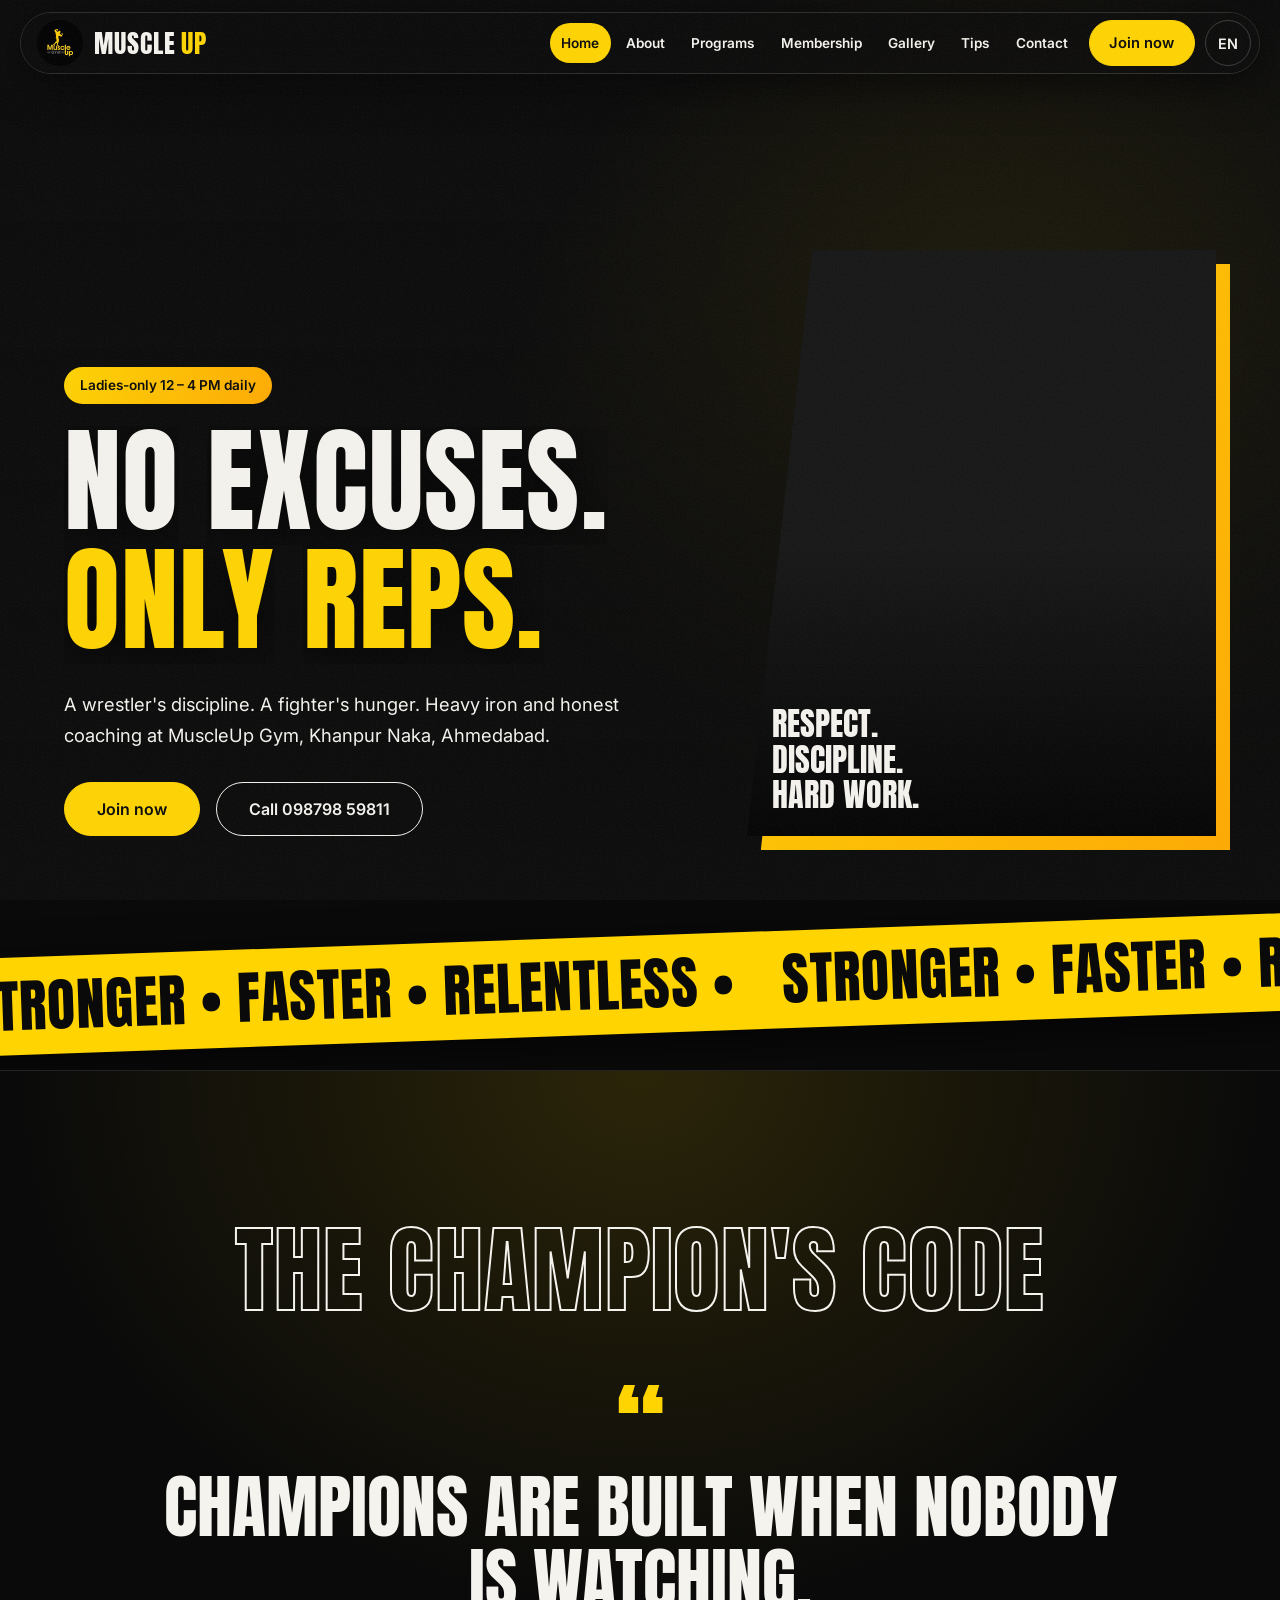
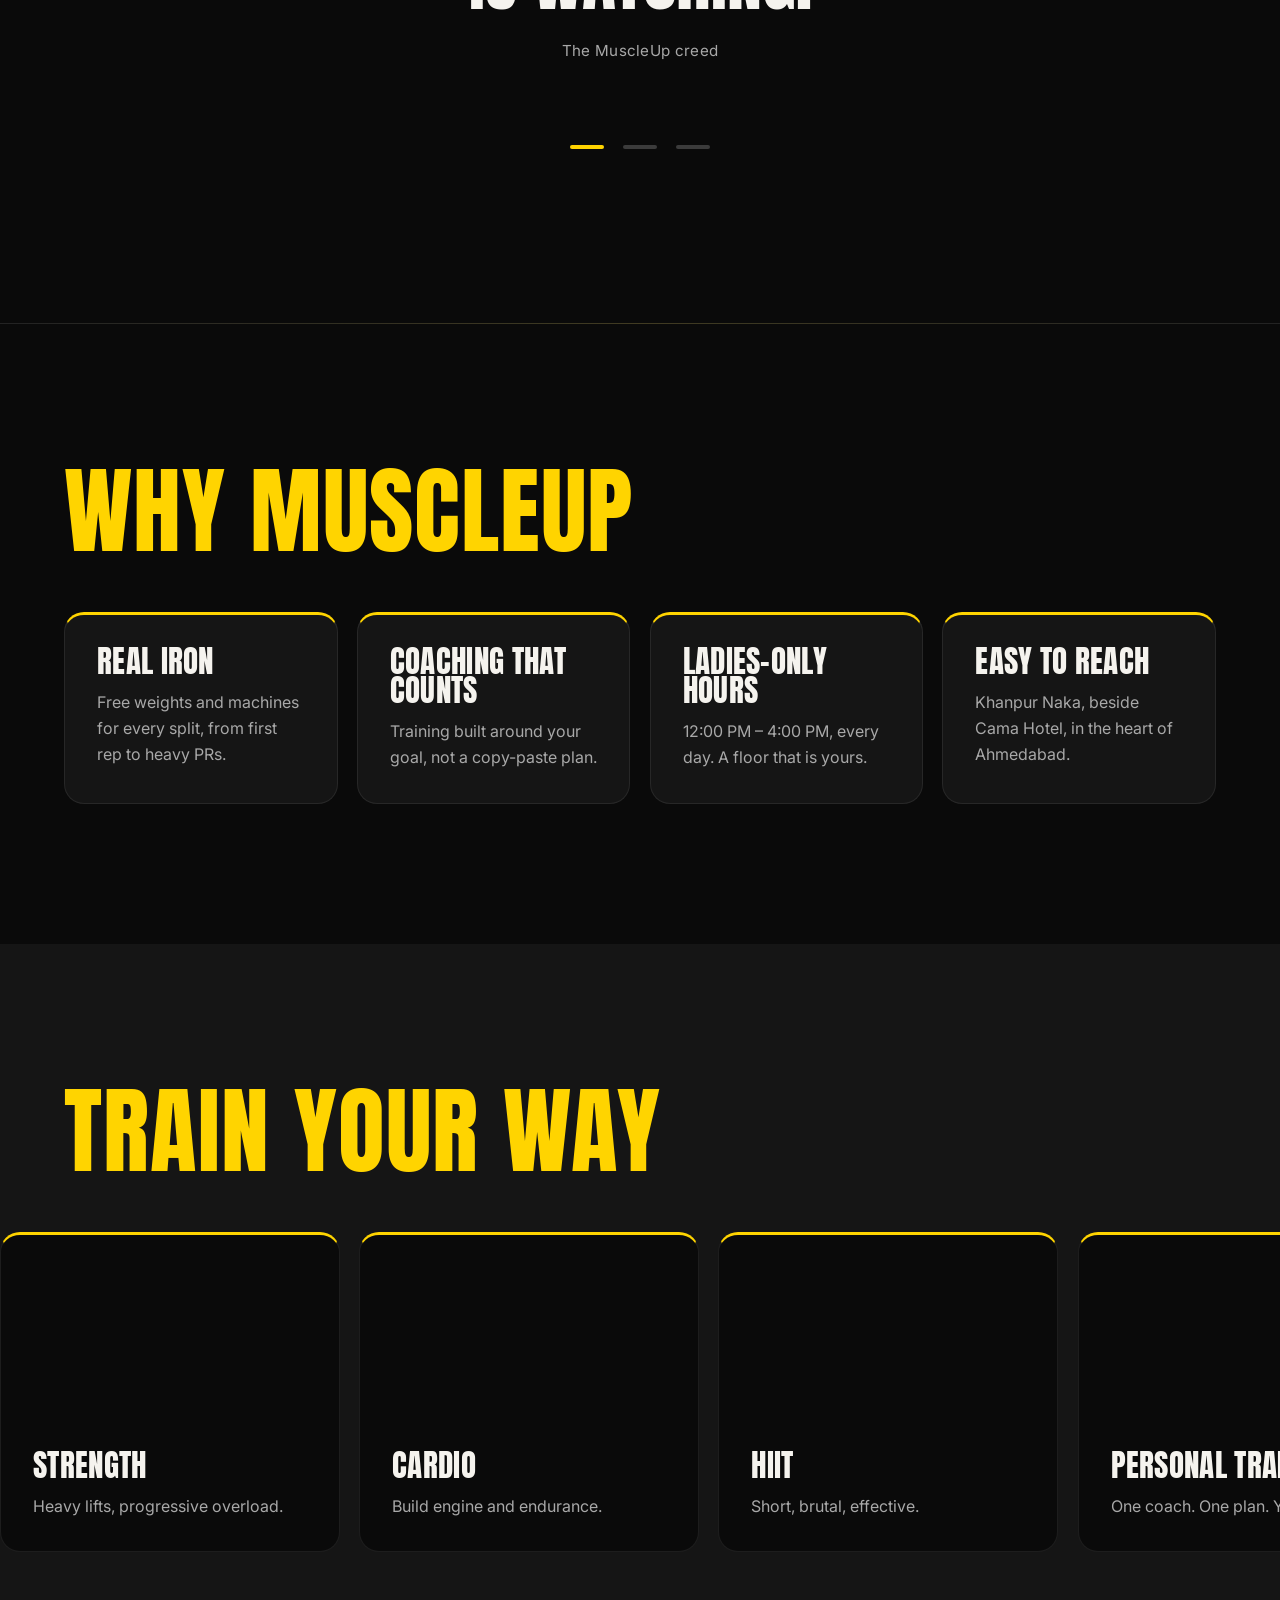
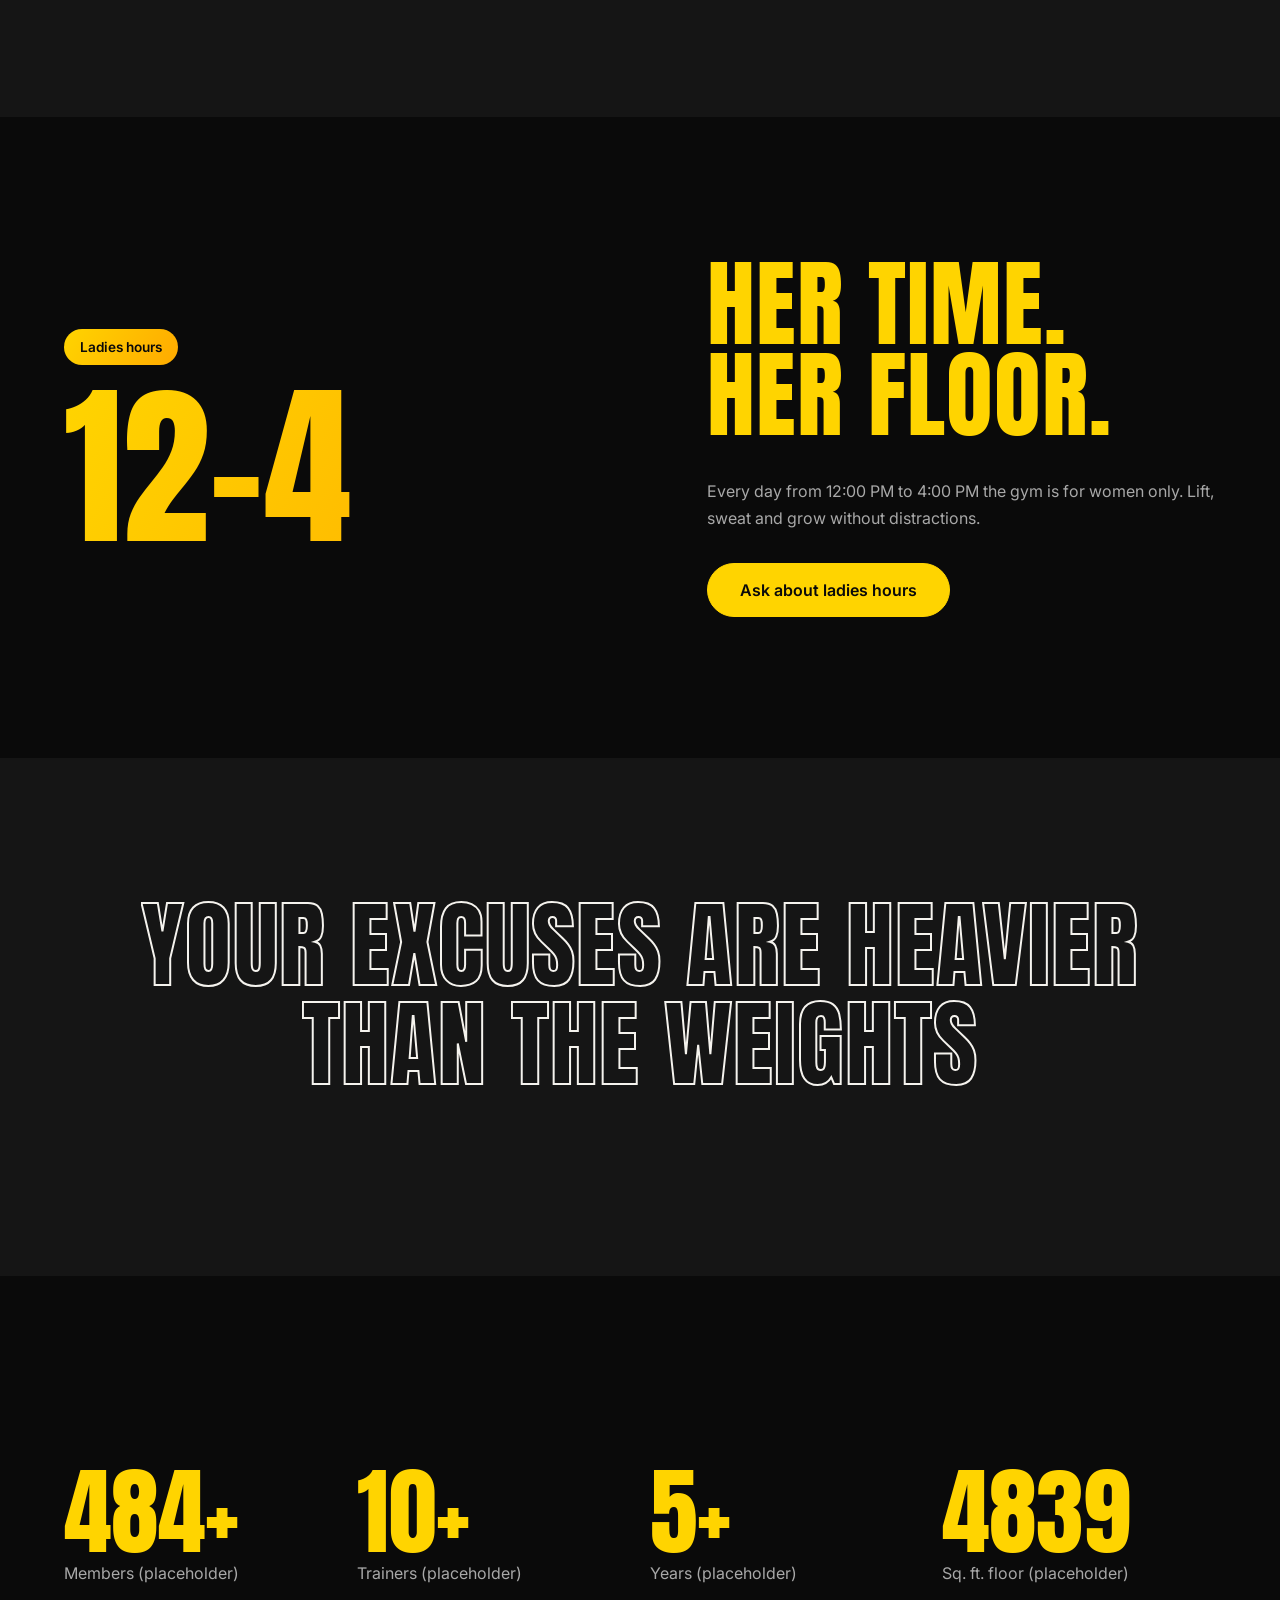
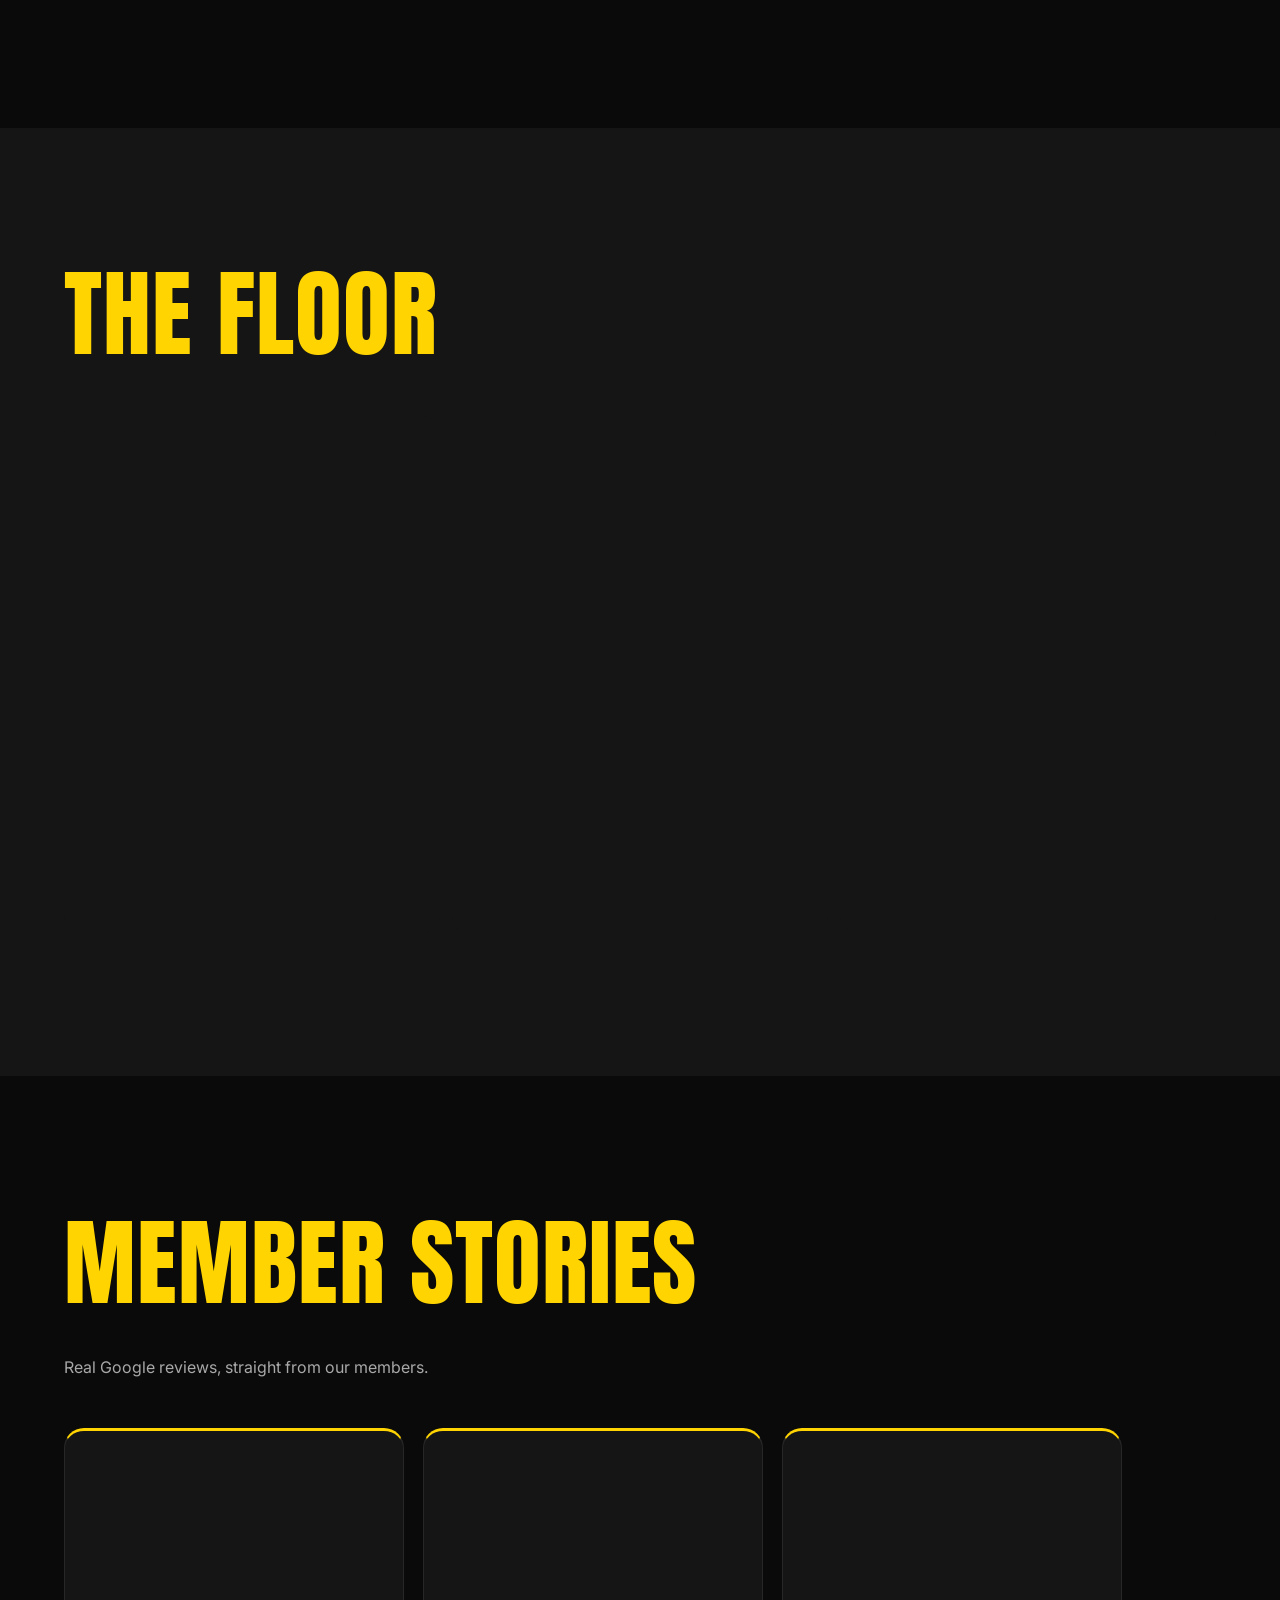
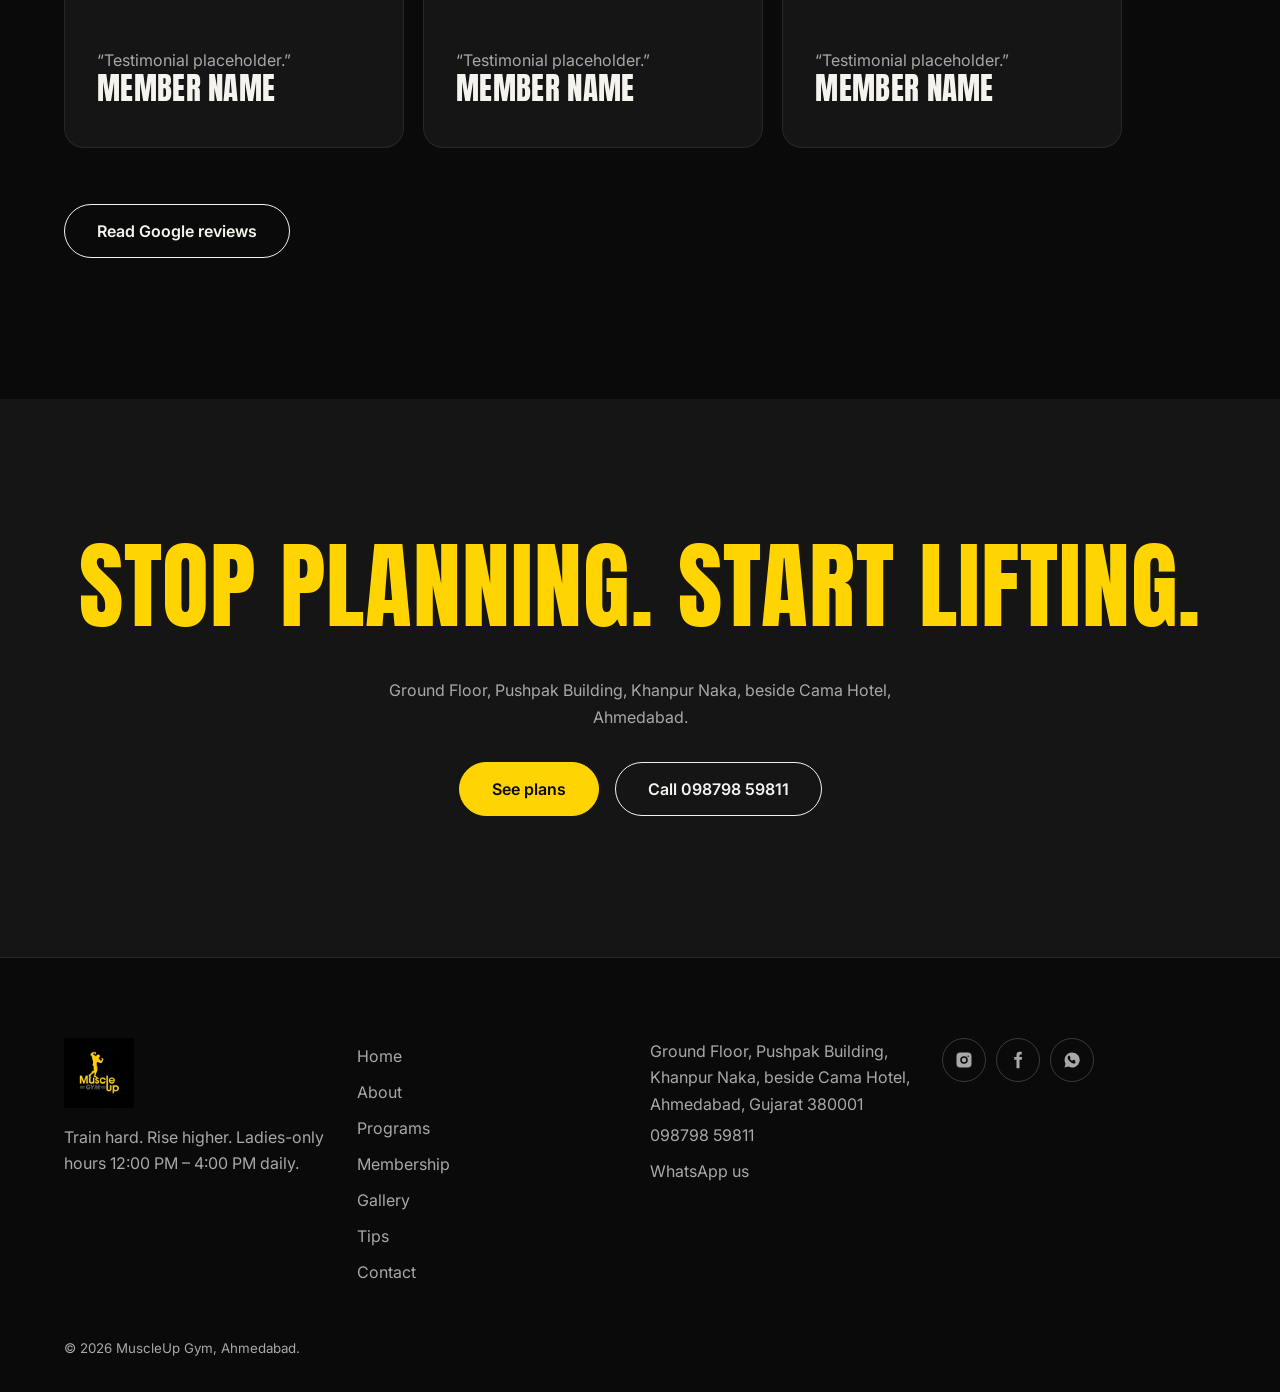
<file: index.html>
<!DOCTYPE html><html lang="en"><head><meta charset="utf-8"><meta name="viewport" content="width=device-width,initial-scale=1"><title>MuscleUp Gym Ahmedabad | Gym in Khanpur with Ladies-Only Hours</title><meta name="description" content="MuscleUp Gym, Khanpur Naka, Ahmedabad. Strength, cardio, personal training and ladies-only hours 12-4 PM. Call 098798 59811."><meta property="og:title" content="MuscleUp Gym | No excuses. Only reps."><meta property="og:image" content="logo.png"><meta name="theme-color" content="#0A0A0A"><link rel="icon" href="logo.png"><link rel="preconnect" href="https://fonts.googleapis.com"><link rel="preconnect" href="https://fonts.gstatic.com" crossorigin><link href="https://fonts.googleapis.com/css2?family=Anton&family=Inter:wght@400;600&display=swap" rel="stylesheet"><link rel="manifest" href="manifest.webmanifest"><link rel="apple-touch-icon" href="icon-192.png"><link rel="stylesheet" href="style.css"><script type="application/ld+json">{"@context":"https://schema.org","@type":"HealthClub","name":"MuscleUp Gym","telephone":"+919879859811","image":"logo.png","address":{"@type":"PostalAddress","streetAddress":"Ground Floor, Pushpak Building, Khanpur Naka, beside Cama Hotel","addressLocality":"Ahmedabad","addressRegion":"Gujarat","postalCode":"380001","addressCountry":"IN"}}</script></head><body><main>
<section class="hero hero--fight"><!-- Hero video: add <video autoplay muted loop playsinline src="hero.mp4"></video> inside .hero__bg -->
<div class="hero__bg" style="background:radial-gradient(55% 60% at 78% 45%,#ffd4002e,transparent 70%),var(--bg)"></div>
<div><span class="badge" data-t="badge">Ladies-only 12 – 4 PM daily</span><h1 data-split data-t="h1">No excuses. Only reps.</h1><p>A wrestler's discipline. A fighter's hunger. Heavy iron and honest coaching at MuscleUp Gym, Khanpur Naka, Ahmedabad.</p><div class="row"><a class="btn btn--fill" href="membership.html" data-t="join">Join now</a><a class="btn" href="tel:+919879859811">Call 098798 59811</a></div></div>
<!-- Photo slot: swap this URL for your own licensed fighter/athlete photo -->
<div class="fighter"><i role="img" aria-label="Fighter training" style="background-image:url(https://images.unsplash.com/photo-1549719386-74dfcbf7dbed?auto=format&fit=crop&w=1000&q=70)"></i><b>Respect.<br>Discipline.<br>Hard work.</b></div></section>
<div class="tapew" aria-hidden="true"><div class="mq"><div><span>Stronger • Faster • Relentless •&nbsp;</span><span>Stronger • Faster • Relentless •&nbsp;</span><span>Stronger • Faster • Relentless •&nbsp;</span><span>Stronger • Faster • Relentless •&nbsp;</span></div></div></div><section class="creed" aria-label="The MuscleUp creed"><h2 class="out">The champion's code</h2><div class="qs"><blockquote>Champions are built when nobody is watching.<small>The MuscleUp creed</small></blockquote><blockquote>Stay humble in the win. Stay hungry after it.<small>The MuscleUp creed</small></blockquote><blockquote>The mat does not care how you feel. Show up anyway.<small>The MuscleUp creed</small></blockquote></div><div class="dots"></div></section>
<section class="sec"><h2 data-split>Why MuscleUp</h2><div class="grid"><div class="card" data-r><h3>Real iron</h3><p>Free weights and machines for every split, from first rep to heavy PRs.</p></div><div class="card" data-r><h3>Coaching that counts</h3><p>Training built around your goal, not a copy-paste plan.</p></div><div class="card" data-r><h3>Ladies-only hours</h3><p>12:00 PM – 4:00 PM, every day. A floor that is yours.</p></div><div class="card" data-r><h3>Easy to reach</h3><p>Khanpur Naka, beside Cama Hotel, in the heart of Ahmedabad.</p></div></div></section>
<section class="sec alt"><h2 data-split>Train your way</h2><div class="hs"><a class="card" href="programs.html"><h3>Strength</h3><p>Heavy lifts, progressive overload.</p></a><a class="card" href="programs.html"><h3>Cardio</h3><p>Build engine and endurance.</p></a><a class="card" href="programs.html"><h3>HIIT</h3><p>Short, brutal, effective.</p></a><a class="card" href="programs.html"><h3>Personal training</h3><p>One coach. One plan. Yours.</p></a><a class="card" href="programs.html"><h3>Ladies batch</h3><p>12 – 4 PM, ladies only.</p></a></div></section>
<section class="sec"><div class="lady"><div data-r><span class="badge">Ladies hours</span><big>12–4</big></div><div data-r><h2>Her time. Her floor.</h2><p>Every day from 12:00 PM to 4:00 PM the gym is for women only. Lift, sweat and grow without distractions.</p><div class="row"><a class="btn btn--fill" href="contact.html#join">Ask about ladies hours</a></div></div></div></section>
<section class="sec alt" style="text-align:center"><h2 class="out" data-split>Your excuses are heavier than the weights</h2></section>
<section class="sec"><div class="grid"><div class="stat"><b data-count="500" data-suf="+">0</b><span>Members (placeholder)</span></div><div class="stat"><b data-count="10" data-suf="+">0</b><span>Trainers (placeholder)</span></div><div class="stat"><b data-count="5" data-suf="+">0</b><span>Years (placeholder)</span></div><div class="stat"><b data-count="5000">0</b><span>Sq. ft. floor (placeholder)</span></div></div></section>
<section class="sec alt"><h2 data-split>The floor</h2><div class="gal"><div style="background-image:url(https://images.unsplash.com/photo-1517836357463-d25dfeac3438?auto=format&fit=crop&w=1600&q=70)" role="img" aria-label="Training"></div><div style="background-image:url(https://images.unsplash.com/photo-1571019613454-1cb2f99b2d8b?auto=format&fit=crop&w=1600&q=70)" role="img" aria-label="Weights"></div><div style="background-image:url(https://images.unsplash.com/photo-1534438327276-14e5300c3a48?auto=format&fit=crop&w=1600&q=70)" role="img" aria-label="Gym floor"></div></div></section>
<section class="sec"><h2 data-split>Member stories</h2><p>Real Google reviews, straight from our members.</p><div class="hs"><div class="card"><p>“Testimonial placeholder.”</p><h3>Member Name</h3></div><div class="card"><p>“Testimonial placeholder.”</p><h3>Member Name</h3></div><div class="card"><p>“Testimonial placeholder.”</p><h3>Member Name</h3></div></div><div class="row"><a class="btn" href="https://www.google.com/search?q=muscleup+gym+ahmedabad+reviews" target="_blank" rel="noopener">Read Google reviews</a></div></section>
<section class="sec alt" style="text-align:center"><h2 data-split>Stop planning. Start lifting.</h2><p style="margin:1rem auto">Ground Floor, Pushpak Building, Khanpur Naka, beside Cama Hotel, Ahmedabad.</p><div class="row" style="justify-content:center"><a class="btn btn--fill" href="membership.html">See plans</a><a class="btn" href="tel:+919879859811">Call 098798 59811</a></div></section>
</main><script src="script.js"></script></body></html>
</file>
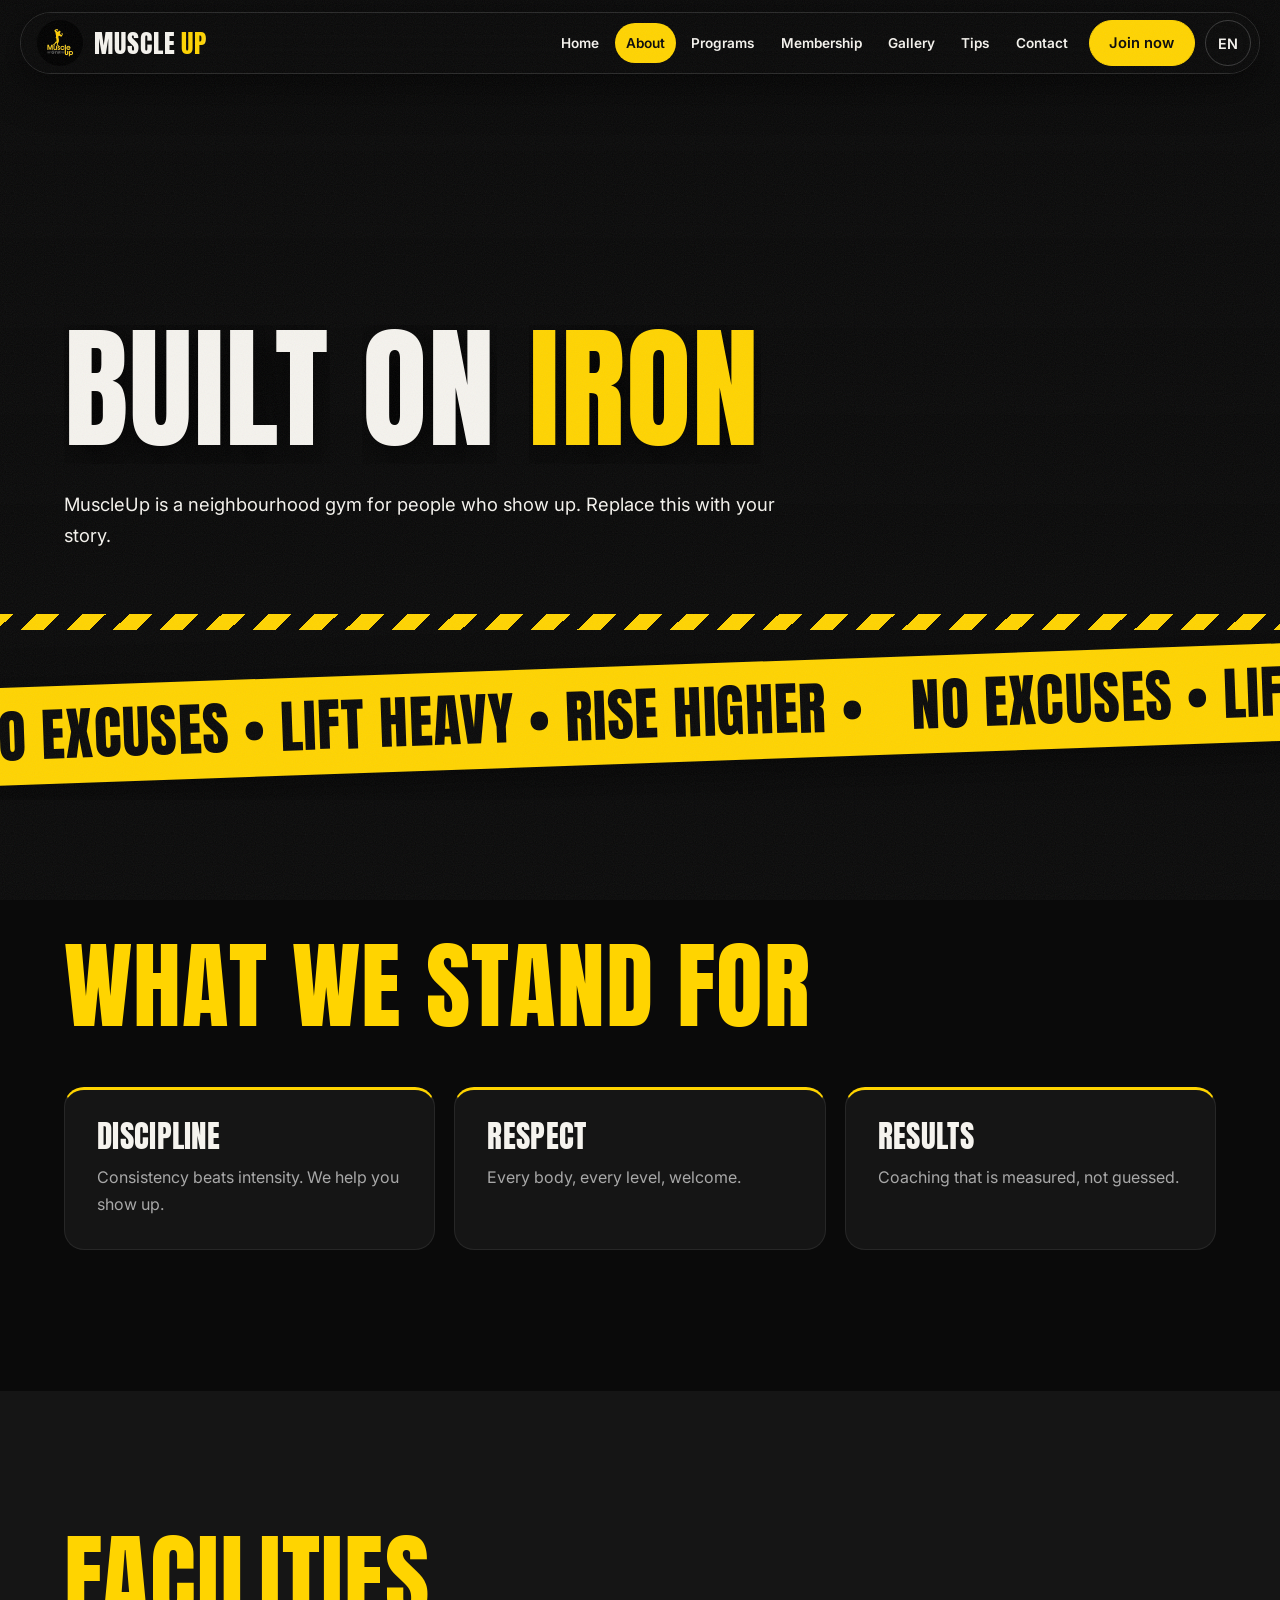
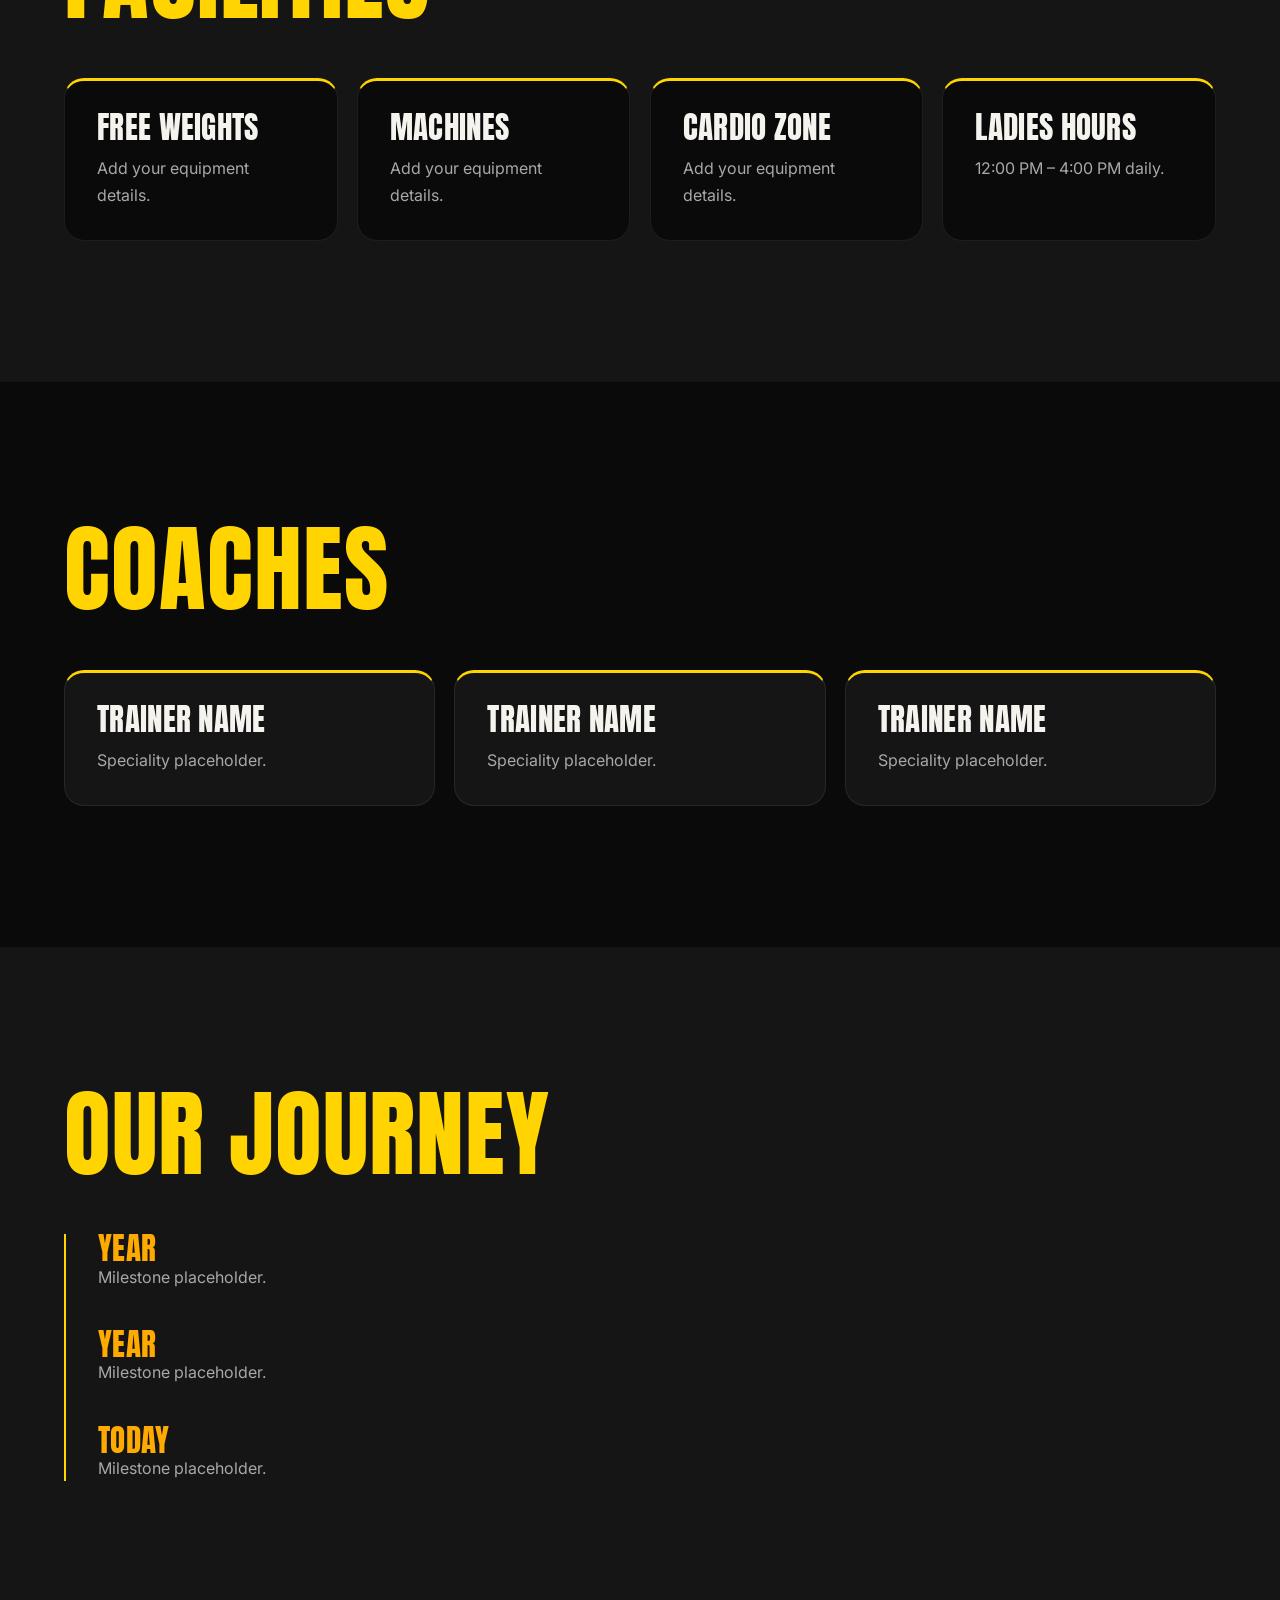
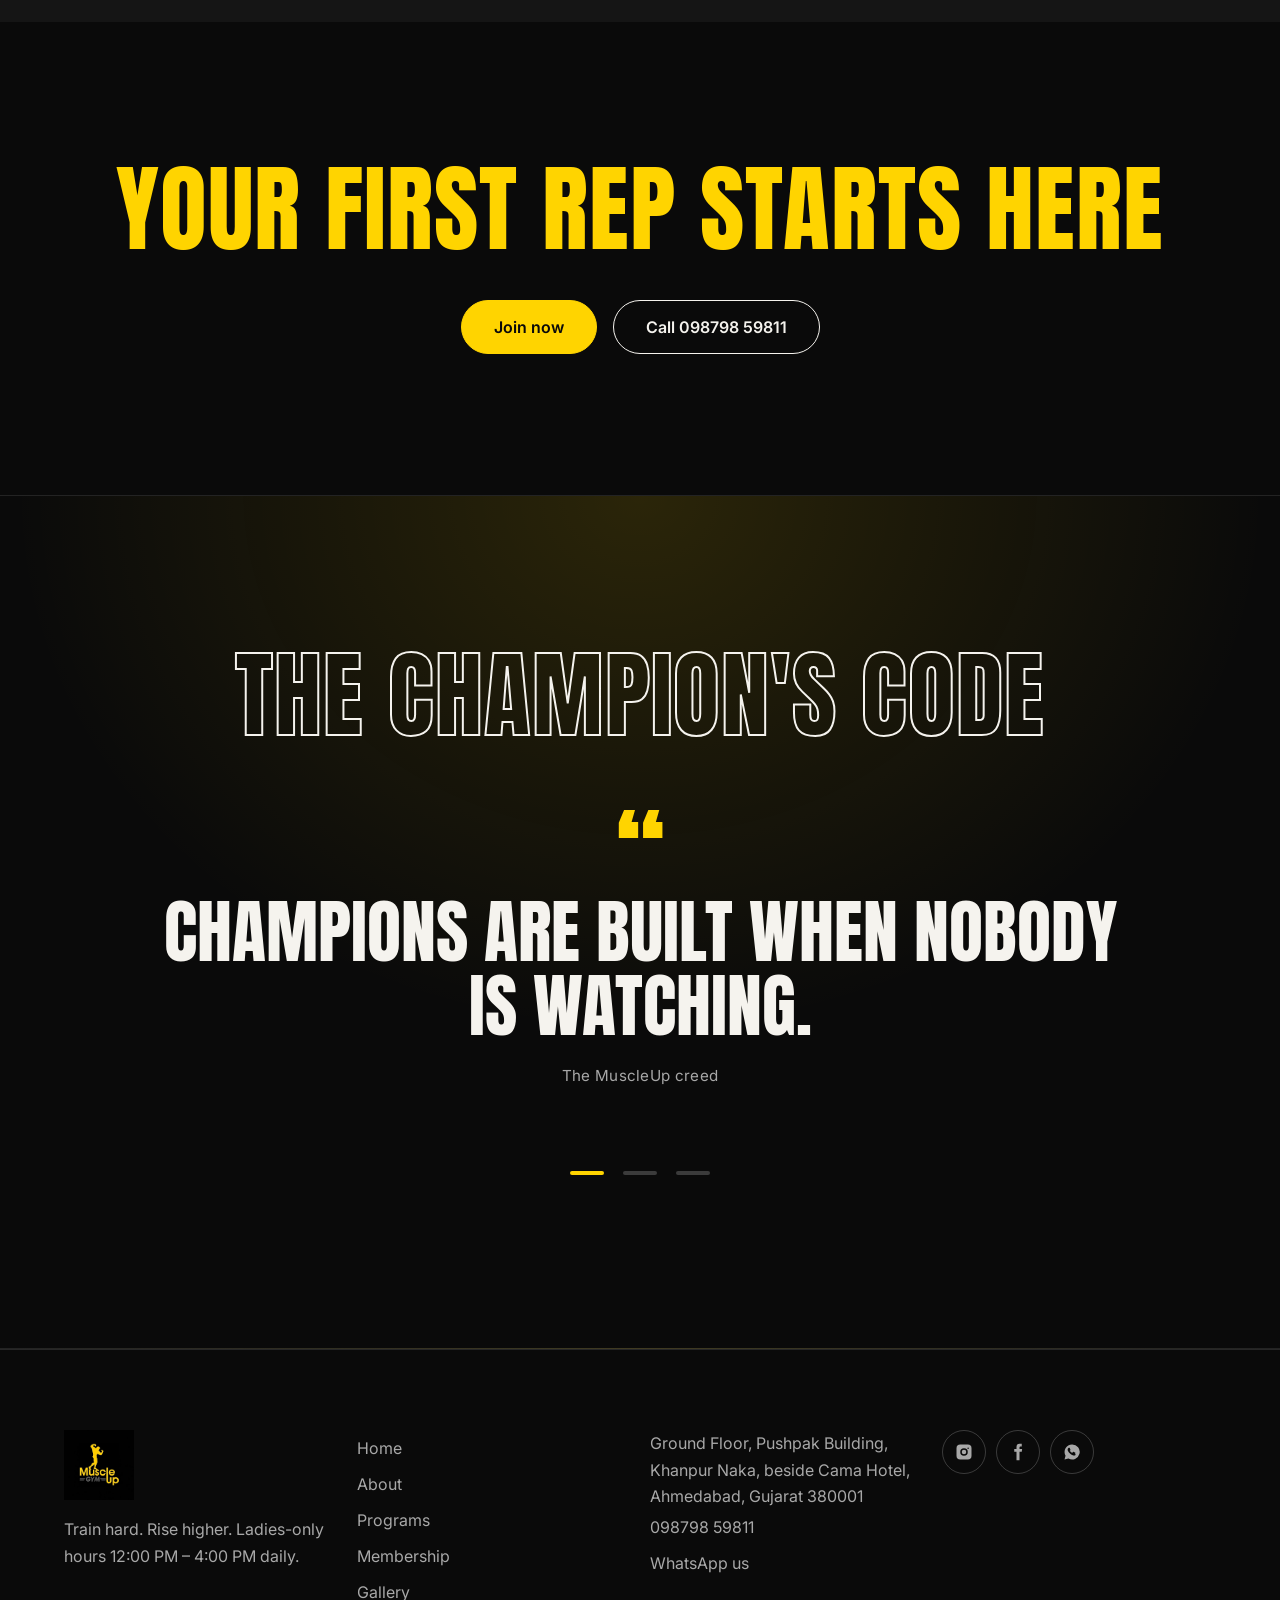
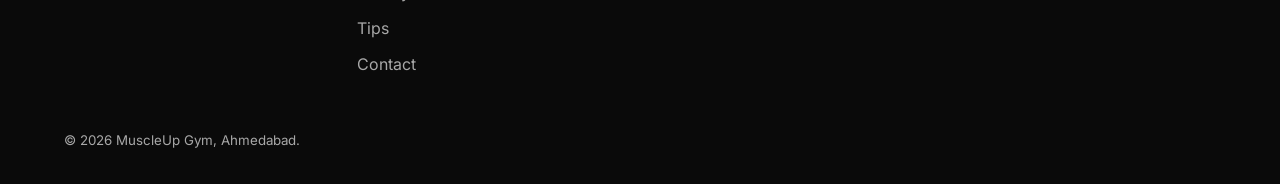
<file: about.html>
<!DOCTYPE html><html lang="en"><head><meta charset="utf-8"><meta name="viewport" content="width=device-width,initial-scale=1"><title>About | MuscleUp Gym Ahmedabad</title><meta name="description" content="The story, values and facilities of MuscleUp Gym, Ahmedabad."><meta property="og:title" content="About | MuscleUp Gym"><meta property="og:description" content="The story, values and facilities of MuscleUp Gym, Ahmedabad."><meta property="og:image" content="logo.png"><meta name="theme-color" content="#0A0A0A"><link rel="icon" href="logo.png"><link rel="preconnect" href="https://fonts.googleapis.com"><link rel="preconnect" href="https://fonts.gstatic.com" crossorigin><link href="https://fonts.googleapis.com/css2?family=Anton&family=Inter:wght@400;600&display=swap" rel="stylesheet"><link rel="manifest" href="manifest.webmanifest"><link rel="apple-touch-icon" href="icon-192.png"><link rel="stylesheet" href="style.css"></head><body><main>
<section class="hero hero--sm"><div class="hero__bg" style="background-image:url(https://images.unsplash.com/photo-1571019613454-1cb2f99b2d8b?auto=format&fit=crop&w=1600&q=70)"></div><h1 data-split>Built on iron</h1><p>MuscleUp is a neighbourhood gym for people who show up. Replace this with your story.</p></section><div class="tapew" aria-hidden="true"><div class="mq"><div><span>No excuses • Lift heavy • Rise higher •&nbsp;</span><span>No excuses • Lift heavy • Rise higher •&nbsp;</span><span>No excuses • Lift heavy • Rise higher •&nbsp;</span><span>No excuses • Lift heavy • Rise higher •&nbsp;</span></div></div></div>
<section class="sec"><h2 data-split>What we stand for</h2><div class="grid"><section class="card" data-r><h3>Discipline</h3><p>Consistency beats intensity. We help you show up.</p></section><section class="card" data-r><h3>Respect</h3><p>Every body, every level, welcome.</p></section><section class="card" data-r><h3>Results</h3><p>Coaching that is measured, not guessed.</p></section></div></section>
<section class="sec alt"><h2 data-split>Facilities</h2><div class="grid"><section class="card" data-r><h3>Free weights</h3><p>Add your equipment details.</p></section><section class="card" data-r><h3>Machines</h3><p>Add your equipment details.</p></section><section class="card" data-r><h3>Cardio zone</h3><p>Add your equipment details.</p></section><section class="card" data-r><h3>Ladies hours</h3><p>12:00 PM – 4:00 PM daily.</p></section></div></section>
<section class="sec"><h2 data-split>Coaches</h2><div class="grid"><section class="card" data-r><h3>Trainer Name</h3><p>Speciality placeholder.</p></section><section class="card" data-r><h3>Trainer Name</h3><p>Speciality placeholder.</p></section><section class="card" data-r><h3>Trainer Name</h3><p>Speciality placeholder.</p></section></div></section>
<section class="sec alt"><h2 data-split>Our journey</h2><div class="tl"><div data-r><h3>Year</h3><p>Milestone placeholder.</p></div><div data-r><h3>Year</h3><p>Milestone placeholder.</p></div><div data-r><h3>Today</h3><p>Milestone placeholder.</p></div></div></section>
<section class="sec" style="text-align:center"><h2 data-split>Your first rep starts here</h2><div class="row" style="justify-content:center"><a class="btn btn--fill" href="membership.html">Join now</a><a class="btn" href="tel:+919879859811">Call 098798 59811</a></div></section>
<section class="creed" aria-label="The MuscleUp creed"><h2 class="out">The champion's code</h2><div class="qs"><blockquote>Champions are built when nobody is watching.<small>The MuscleUp creed</small></blockquote><blockquote>Stay humble in the win. Stay hungry after it.<small>The MuscleUp creed</small></blockquote><blockquote>The mat does not care how you feel. Show up anyway.<small>The MuscleUp creed</small></blockquote></div><div class="dots"></div></section></main><script src="script.js"></script></body></html>
</file>
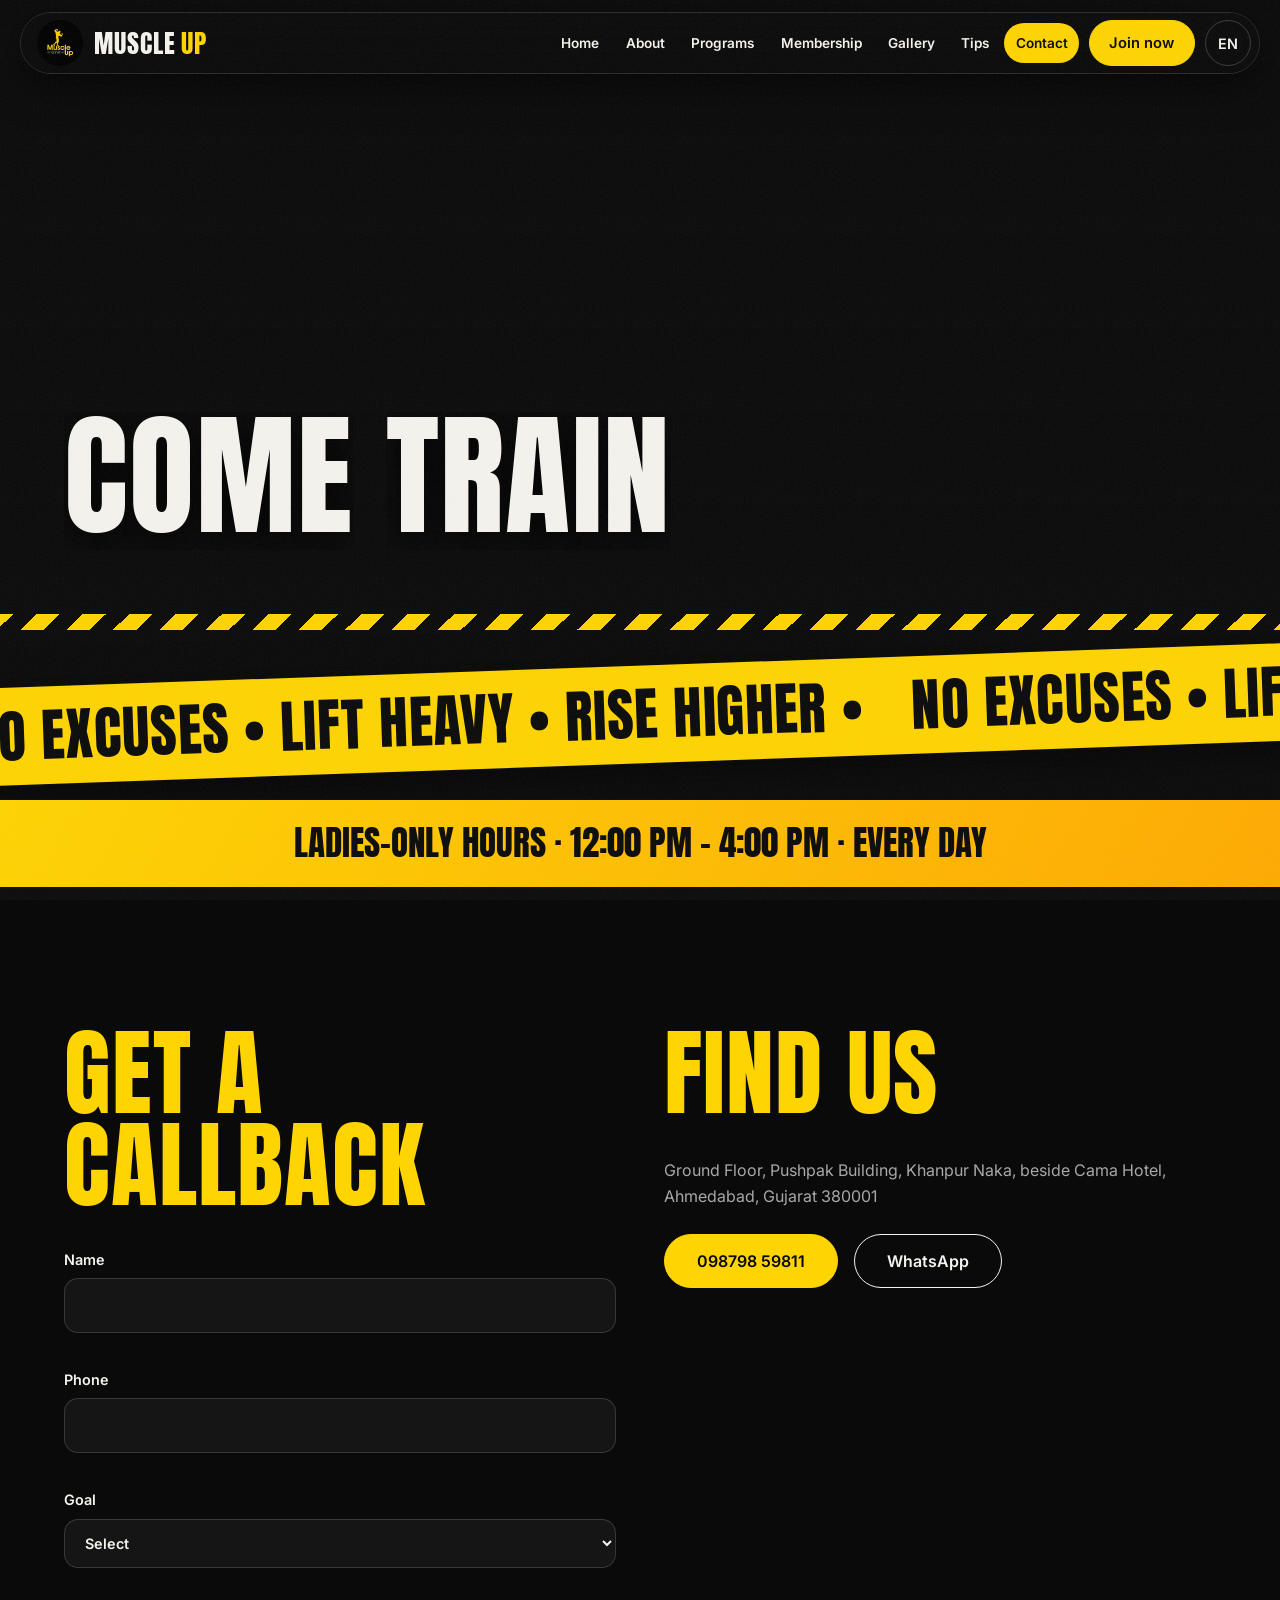
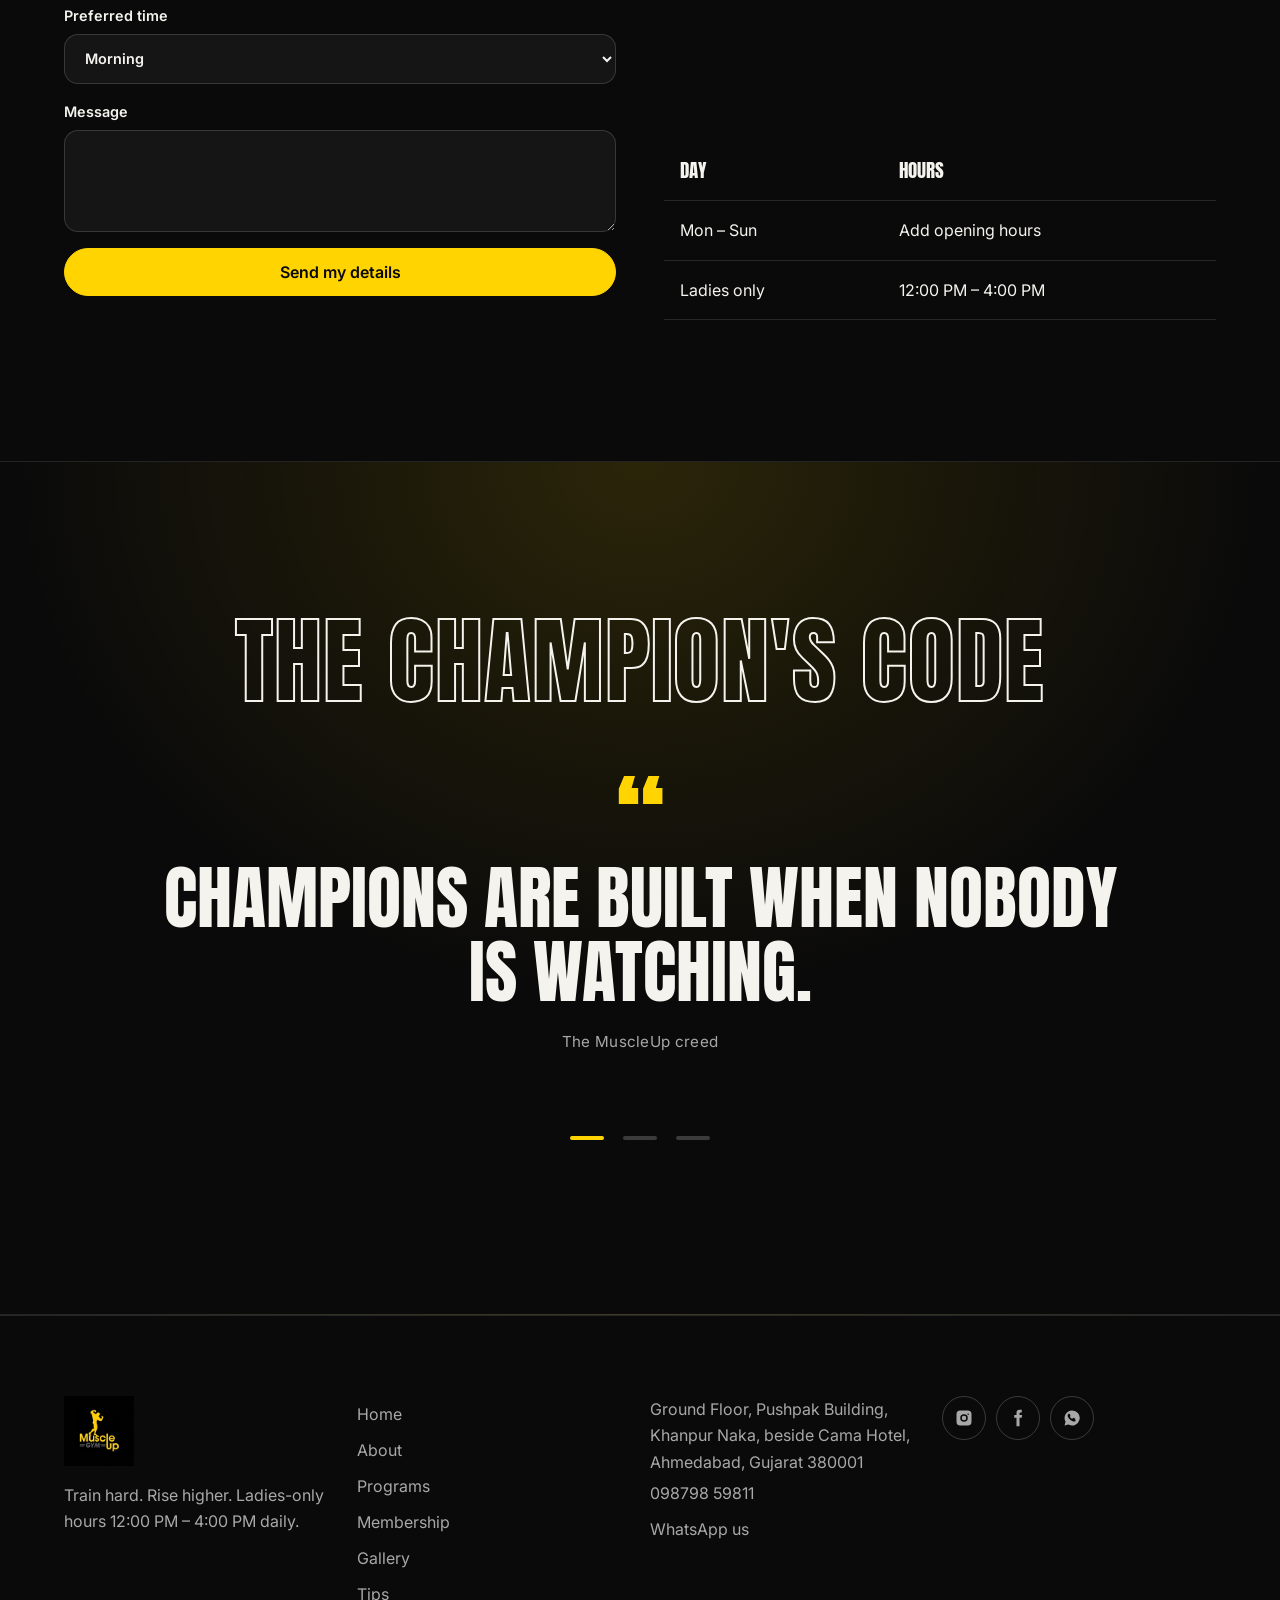
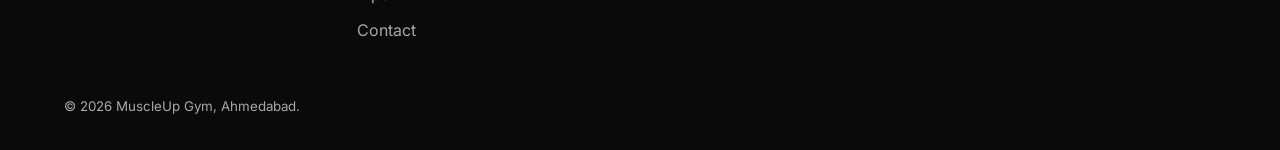
<file: contact.html>
<!DOCTYPE html><html lang="en"><head><meta charset="utf-8"><meta name="viewport" content="width=device-width,initial-scale=1"><title>Contact | MuscleUp Gym Ahmedabad</title><meta name="description" content="Visit MuscleUp Gym, Pushpak Building, Khanpur Naka, Ahmedabad. Call 098798 59811."><meta property="og:title" content="Contact | MuscleUp Gym"><meta property="og:description" content="Visit MuscleUp Gym, Pushpak Building, Khanpur Naka, Ahmedabad. Call 098798 59811."><meta property="og:image" content="logo.png"><meta name="theme-color" content="#0A0A0A"><link rel="icon" href="logo.png"><link rel="preconnect" href="https://fonts.googleapis.com"><link rel="preconnect" href="https://fonts.gstatic.com" crossorigin><link href="https://fonts.googleapis.com/css2?family=Anton&family=Inter:wght@400;600&display=swap" rel="stylesheet"><link rel="manifest" href="manifest.webmanifest"><link rel="apple-touch-icon" href="icon-192.png"><link rel="stylesheet" href="style.css"></head><body><main>
<section class="hero hero--sm"><div class="hero__bg" style="background-image:url(https://images.unsplash.com/photo-1571019613454-1cb2f99b2d8b?auto=format&fit=crop&w=1600&q=70)"></div><h1 data-split>Come train</h1></section><div class="tapew" aria-hidden="true"><div class="mq"><div><span>No excuses • Lift heavy • Rise higher •&nbsp;</span><span>No excuses • Lift heavy • Rise higher •&nbsp;</span><span>No excuses • Lift heavy • Rise higher •&nbsp;</span><span>No excuses • Lift heavy • Rise higher •&nbsp;</span></div></div></div><div class="ban" data-t="ban">Ladies-only hours · 12:00 PM – 4:00 PM · every day</div>
<section class="sec"><div class="two"><div id="join" data-r><h2>Get a callback</h2><div style="margin-top:2rem"><form id="lead" novalidate>
<label>Name<input name="name" autocomplete="name"><span class="err"></span></label><label>Phone<input name="phone" type="tel" autocomplete="tel"><span class="err"></span></label>
<label>Goal<select name="goal"><option value="">Select</option><option>Build muscle</option><option>Lose weight</option><option>Strength</option><option>Ladies batch</option></select><span class="err"></span></label>
<label>Preferred time<select name="time"><option>Morning</option><option>Afternoon</option><option>Evening</option><option>Ladies 12–4 PM</option></select></label><label>Message<textarea name="msg" rows="3"></textarea></label><button class="btn btn--fill" type="submit">Send my details</button></form>
<div class="ok" role="status"><svg viewBox="0 0 52 52"><path d="M10 27l11 11 21-23"/></svg><h3 style="margin-top:1rem">Details received</h3><p style="margin:.6rem auto">Thanks, we have your details. If WhatsApp opens, press send so we can reply faster.</p></div></div></div>
<div data-r><h2>Find us</h2><p style="margin:1.5rem 0">Ground Floor, Pushpak Building, Khanpur Naka, beside Cama Hotel, Ahmedabad, Gujarat 380001</p><div class="row" style="margin:0 0 2rem"><a class="btn btn--fill" href="tel:+919879859811">098798 59811</a><a class="btn" href="https://wa.me/919879859811" target="_blank" rel="noopener">WhatsApp</a></div>
<iframe title="MuscleUp Gym map" loading="lazy" src="https://www.google.com/maps?q=Pushpak+Building+Khanpur+Naka+Ahmedabad&output=embed"></iframe>
<div class="tw"><table><tr><th>Day</th><th>Hours</th></tr><tr><td>Mon – Sun</td><td>Add opening hours</td></tr><tr><td>Ladies only</td><td>12:00 PM – 4:00 PM</td></tr></table></div></div></div></section>
<section class="creed" aria-label="The MuscleUp creed"><h2 class="out">The champion's code</h2><div class="qs"><blockquote>Champions are built when nobody is watching.<small>The MuscleUp creed</small></blockquote><blockquote>Stay humble in the win. Stay hungry after it.<small>The MuscleUp creed</small></blockquote><blockquote>The mat does not care how you feel. Show up anyway.<small>The MuscleUp creed</small></blockquote></div><div class="dots"></div></section></main><script src="script.js"></script></body></html>
</file>
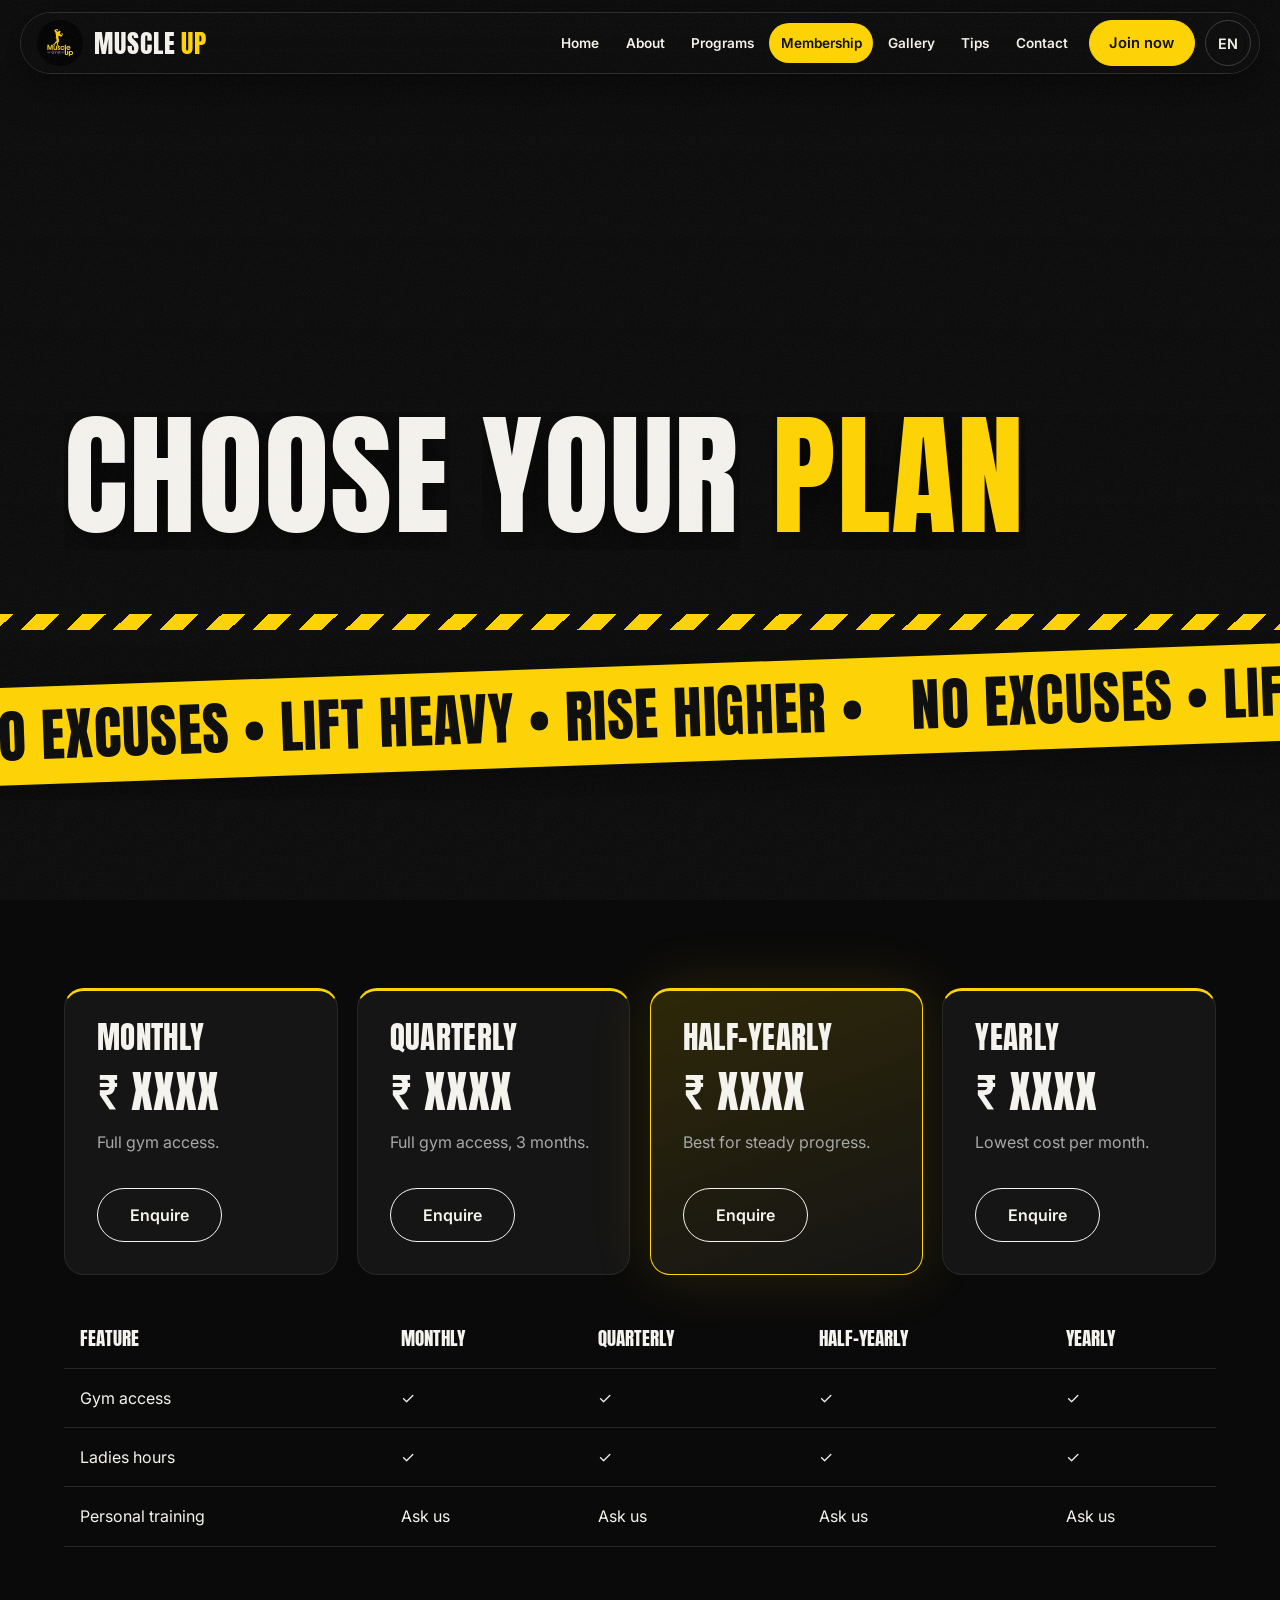
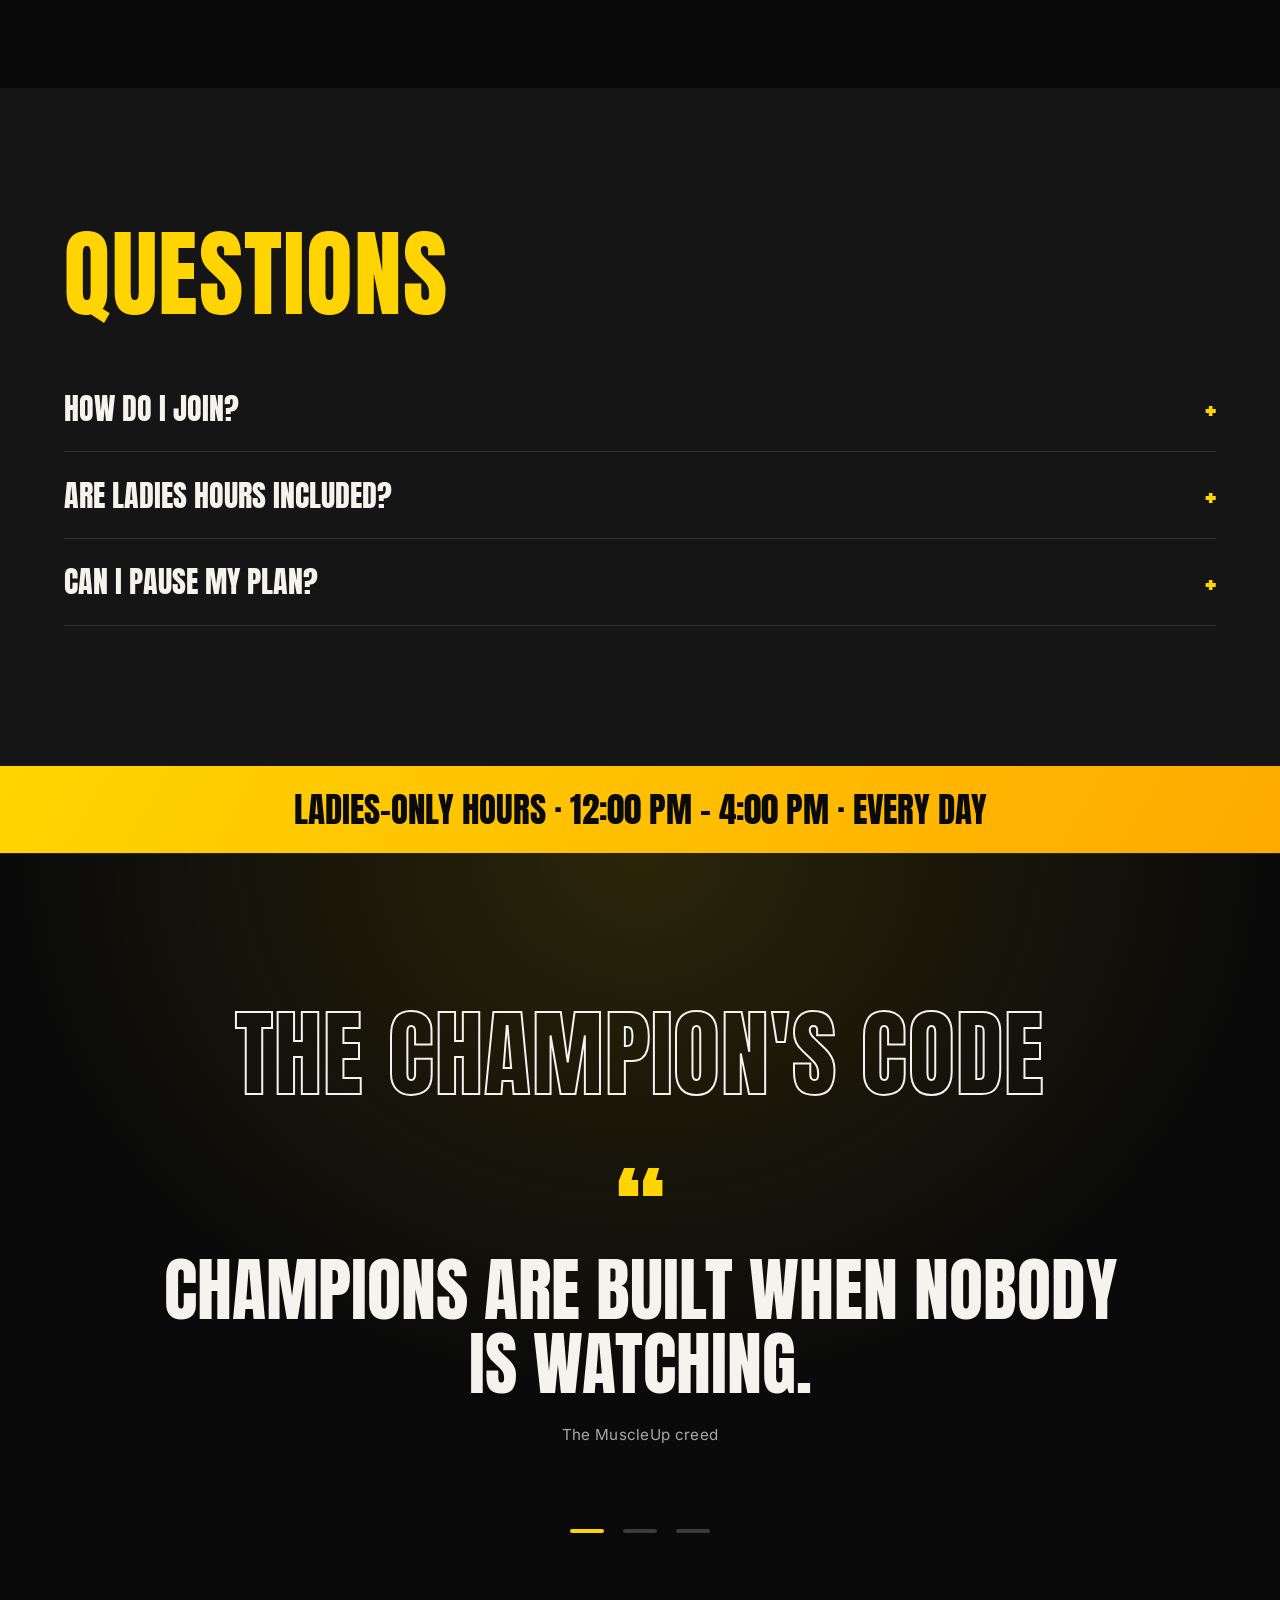
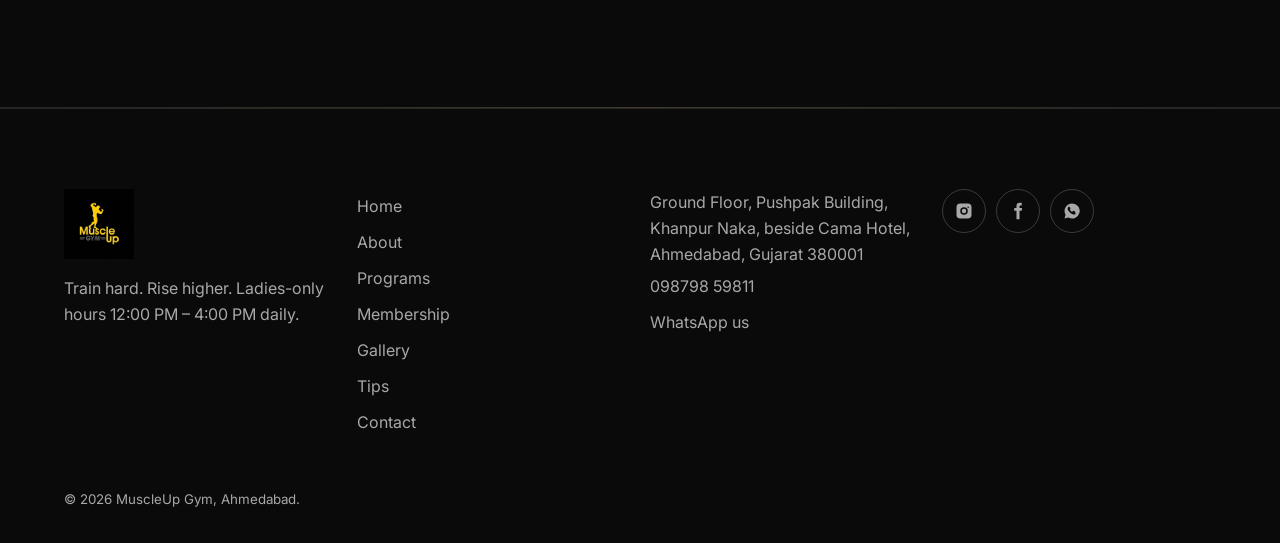
<file: membership.html>
<!DOCTYPE html><html lang="en"><head><meta charset="utf-8"><meta name="viewport" content="width=device-width,initial-scale=1"><title>Membership | MuscleUp Gym Ahmedabad</title><meta name="description" content="Monthly, quarterly, half-yearly and yearly plans at MuscleUp Gym."><meta property="og:title" content="Membership | MuscleUp Gym"><meta property="og:description" content="Monthly, quarterly, half-yearly and yearly plans at MuscleUp Gym."><meta property="og:image" content="logo.png"><meta name="theme-color" content="#0A0A0A"><link rel="icon" href="logo.png"><link rel="preconnect" href="https://fonts.googleapis.com"><link rel="preconnect" href="https://fonts.gstatic.com" crossorigin><link href="https://fonts.googleapis.com/css2?family=Anton&family=Inter:wght@400;600&display=swap" rel="stylesheet"><link rel="manifest" href="manifest.webmanifest"><link rel="apple-touch-icon" href="icon-192.png"><link rel="stylesheet" href="style.css"></head><body><main>
<section class="hero hero--sm"><div class="hero__bg" style="background-image:url(https://images.unsplash.com/photo-1534438327276-14e5300c3a48?auto=format&fit=crop&w=1600&q=70)"></div><h1 data-split>Choose your plan</h1></section><div class="tapew" aria-hidden="true"><div class="mq"><div><span>No excuses • Lift heavy • Rise higher •&nbsp;</span><span>No excuses • Lift heavy • Rise higher •&nbsp;</span><span>No excuses • Lift heavy • Rise higher •&nbsp;</span><span>No excuses • Lift heavy • Rise higher •&nbsp;</span></div></div></div>
<section class="sec"><div class="grid"><div class="card " data-r><h3>Monthly</h3><div class="price">₹ XXXX</div><p>Full gym access.</p><div class="row"><a class="btn" href="contact.html#join">Enquire</a></div></div><div class="card " data-r><h3>Quarterly</h3><div class="price">₹ XXXX</div><p>Full gym access, 3 months.</p><div class="row"><a class="btn" href="contact.html#join">Enquire</a></div></div><div class="card card--hl" data-r><h3>Half-yearly</h3><div class="price">₹ XXXX</div><p>Best for steady progress.</p><div class="row"><a class="btn" href="contact.html#join">Enquire</a></div></div><div class="card " data-r><h3>Yearly</h3><div class="price">₹ XXXX</div><p>Lowest cost per month.</p><div class="row"><a class="btn" href="contact.html#join">Enquire</a></div></div></div>
<div class="tw"><table><tr><th>Feature</th><th>Monthly</th><th>Quarterly</th><th>Half-yearly</th><th>Yearly</th></tr><tr><td>Gym access</td><td>✓</td><td>✓</td><td>✓</td><td>✓</td></tr><tr><td>Ladies hours</td><td>✓</td><td>✓</td><td>✓</td><td>✓</td></tr><tr><td>Personal training</td><td>Ask us</td><td>Ask us</td><td>Ask us</td><td>Ask us</td></tr></table></div></section>
<section class="sec alt"><h2 data-split>Questions</h2><div style="margin-top:2rem"><details data-r><summary>How do I join?</summary><p>Call 098798 59811 or walk in at Khanpur Naka, beside Cama Hotel. Schedule: add batch timings.</p></details><details data-r><summary>Are ladies hours included?</summary><p>Yes, 12:00 PM – 4:00 PM daily. Schedule: add batch timings.</p></details><details data-r><summary>Can I pause my plan?</summary><p>Ask the front desk for current terms. Schedule: add batch timings.</p></details></div></section>
<div class="ban" data-t="ban">Ladies-only hours · 12:00 PM – 4:00 PM · every day</div>
<section class="creed" aria-label="The MuscleUp creed"><h2 class="out">The champion's code</h2><div class="qs"><blockquote>Champions are built when nobody is watching.<small>The MuscleUp creed</small></blockquote><blockquote>Stay humble in the win. Stay hungry after it.<small>The MuscleUp creed</small></blockquote><blockquote>The mat does not care how you feel. Show up anyway.<small>The MuscleUp creed</small></blockquote></div><div class="dots"></div></section></main><script src="script.js"></script></body></html>
</file>
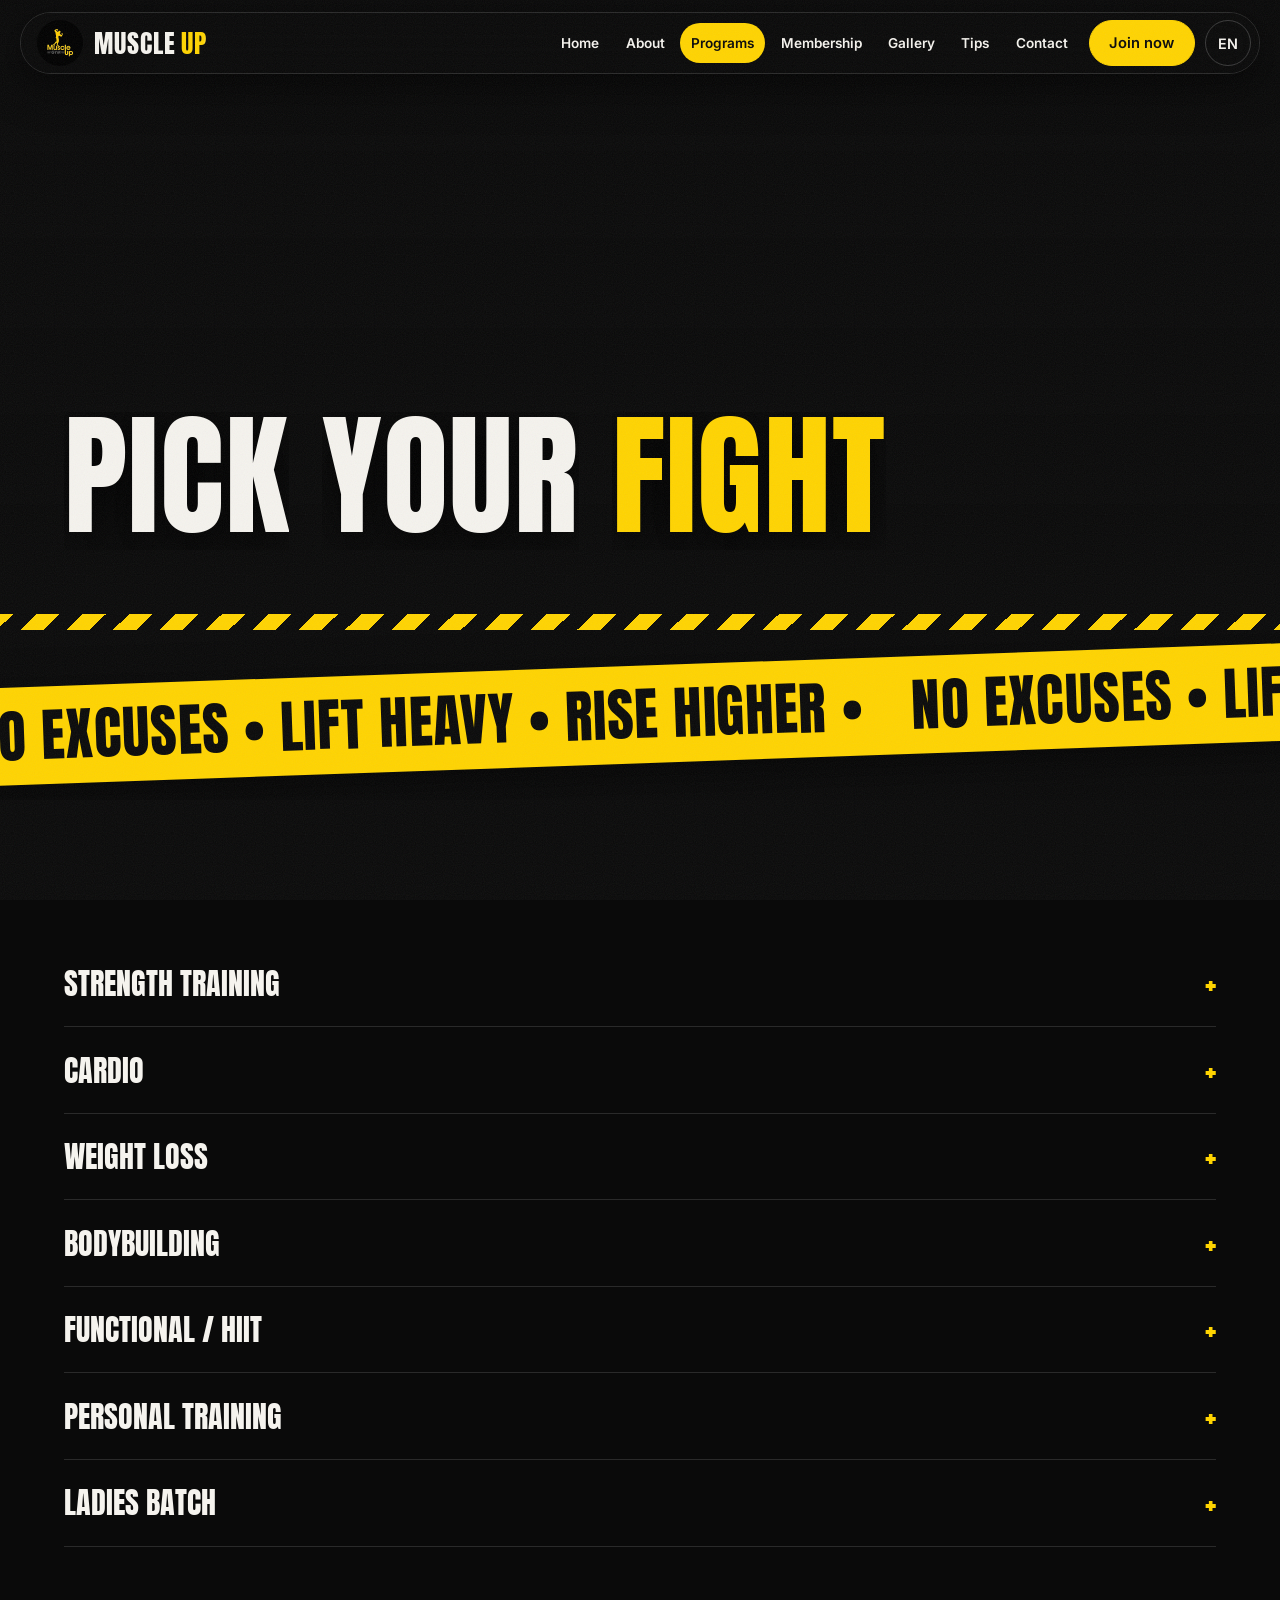
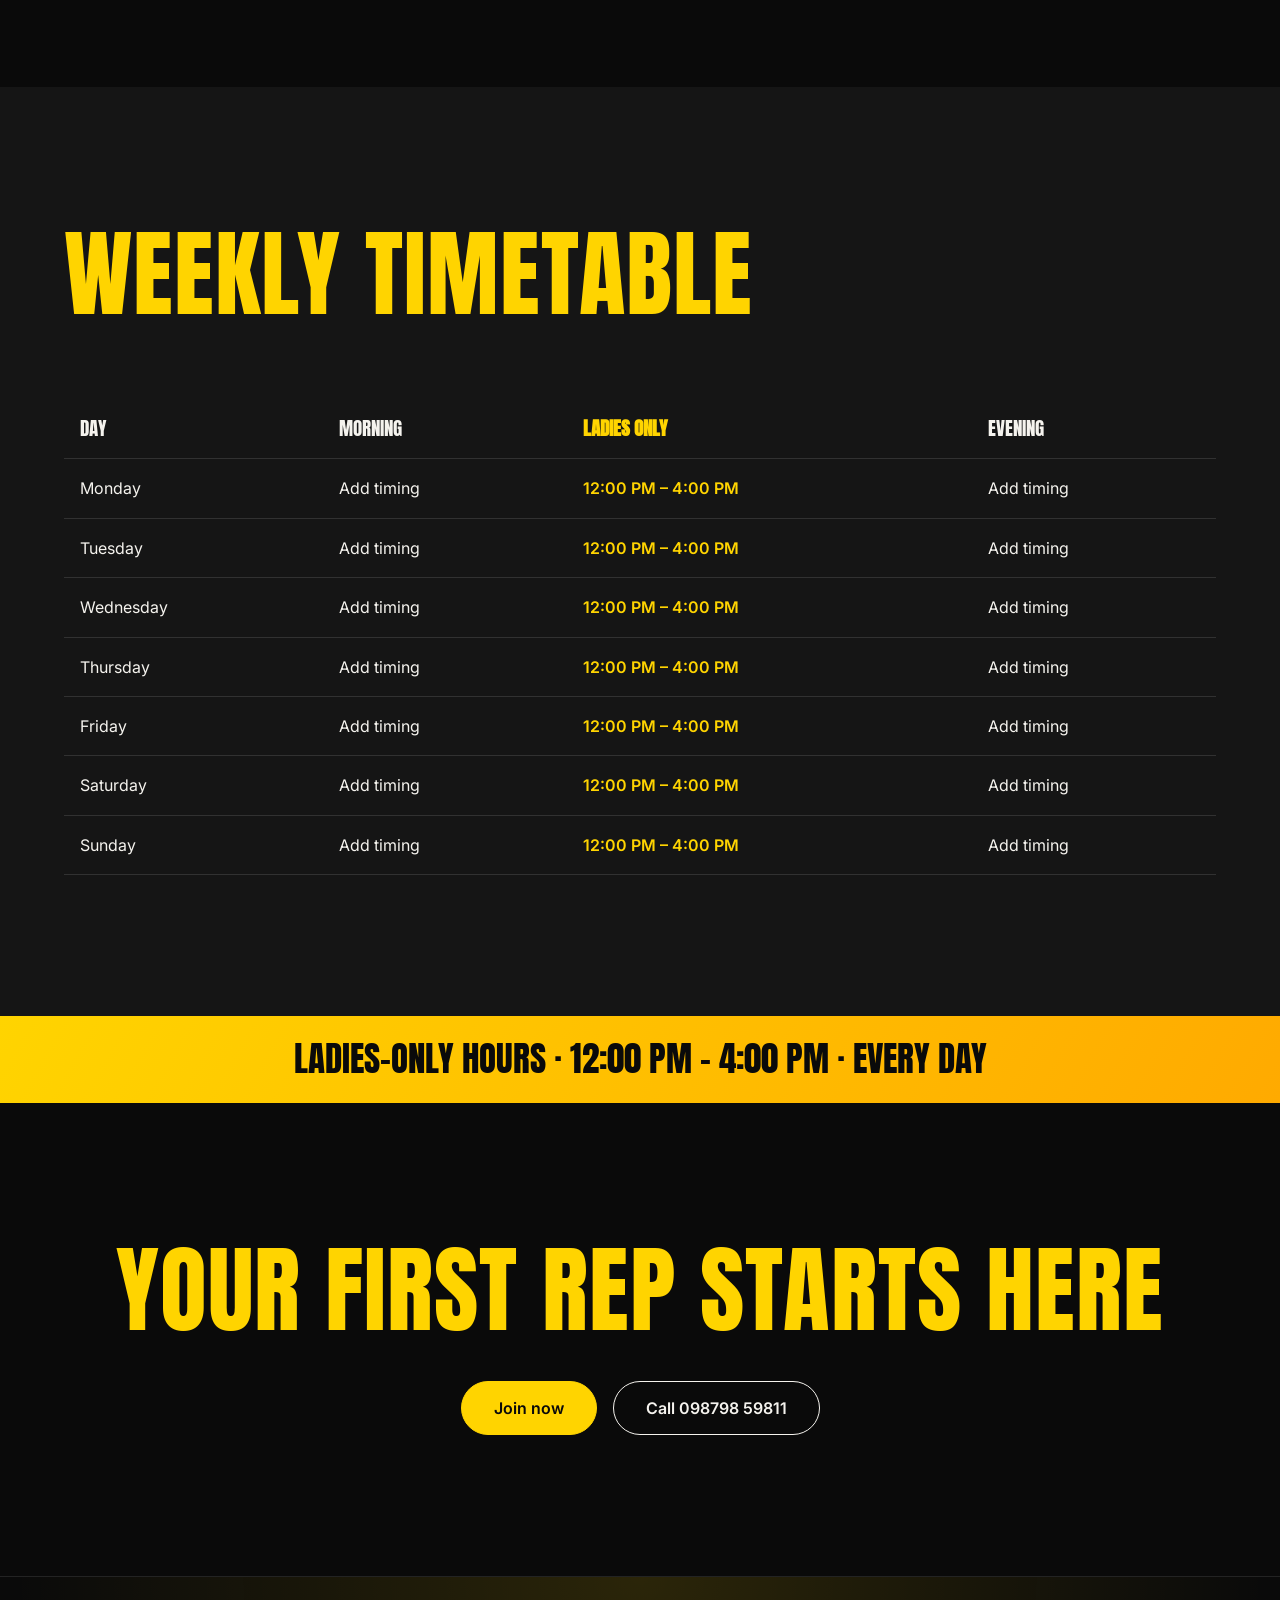
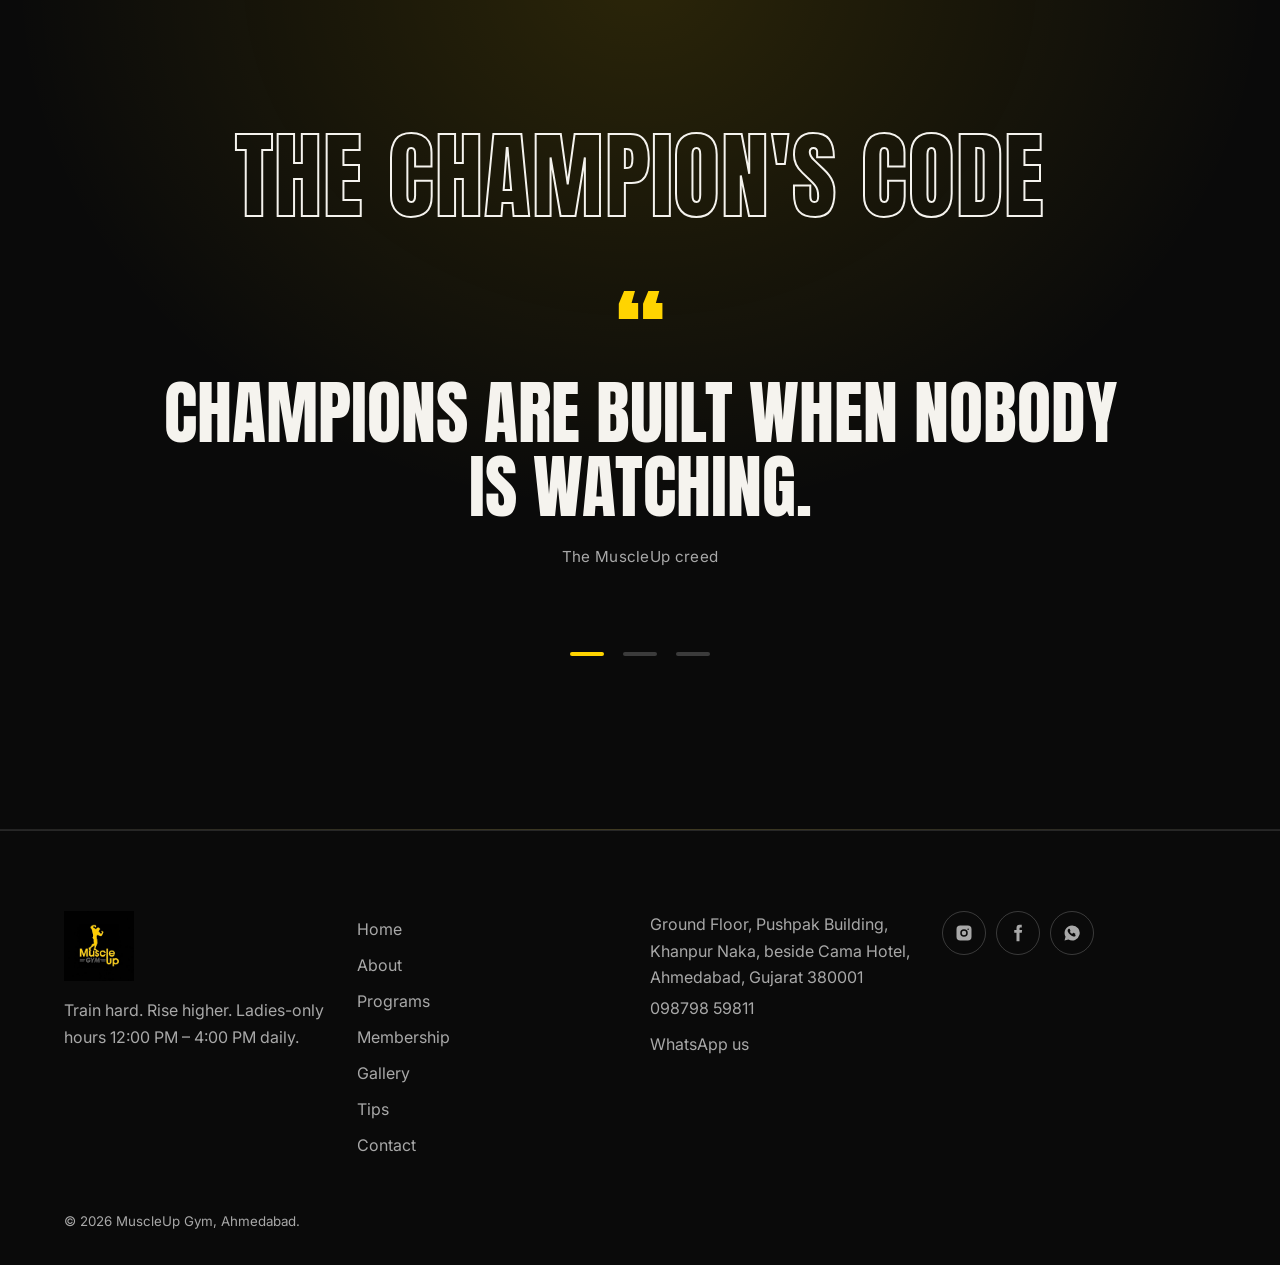
<file: programs.html>
<!DOCTYPE html><html lang="en"><head><meta charset="utf-8"><meta name="viewport" content="width=device-width,initial-scale=1"><title>Programs | MuscleUp Gym Ahmedabad</title><meta name="description" content="Strength, cardio, weight loss, bodybuilding, HIIT, personal training and ladies batch at MuscleUp Gym."><meta property="og:title" content="Programs | MuscleUp Gym"><meta property="og:description" content="Strength, cardio, weight loss, bodybuilding, HIIT, personal training and ladies batch at MuscleUp Gym."><meta property="og:image" content="logo.png"><meta name="theme-color" content="#0A0A0A"><link rel="icon" href="logo.png"><link rel="preconnect" href="https://fonts.googleapis.com"><link rel="preconnect" href="https://fonts.gstatic.com" crossorigin><link href="https://fonts.googleapis.com/css2?family=Anton&family=Inter:wght@400;600&display=swap" rel="stylesheet"><link rel="manifest" href="manifest.webmanifest"><link rel="apple-touch-icon" href="icon-192.png"><link rel="stylesheet" href="style.css"></head><body><main>
<section class="hero hero--sm"><div class="hero__bg" style="background-image:url(https://images.unsplash.com/photo-1517836357463-d25dfeac3438?auto=format&fit=crop&w=1600&q=70)"></div><h1 data-split>Pick your fight</h1></section><div class="tapew" aria-hidden="true"><div class="mq"><div><span>No excuses • Lift heavy • Rise higher •&nbsp;</span><span>No excuses • Lift heavy • Rise higher •&nbsp;</span><span>No excuses • Lift heavy • Rise higher •&nbsp;</span><span>No excuses • Lift heavy • Rise higher •&nbsp;</span></div></div></div>
<section class="sec"><details data-r><summary>Strength training</summary><p>Compound lifts and progressive overload. Schedule: add batch timings.</p></details><details data-r><summary>Cardio</summary><p>Treadmills, cycles and conditioning. Schedule: add batch timings.</p></details><details data-r><summary>Weight loss</summary><p>Training plus habits for lasting fat loss. Schedule: add batch timings.</p></details><details data-r><summary>Bodybuilding</summary><p>Hypertrophy splits and posing guidance. Schedule: add batch timings.</p></details><details data-r><summary>Functional / HIIT</summary><p>Circuits for strength, speed and stamina. Schedule: add batch timings.</p></details><details data-r><summary>Personal training</summary><p>One-to-one coaching built around you. Schedule: add batch timings.</p></details><details data-r><summary>Ladies batch</summary><p>Women-only, 12:00 PM – 4:00 PM daily. Schedule: add batch timings.</p></details></section>
<section class="sec alt"><h2 data-split>Weekly timetable</h2><div class="tw"><table><tr><th>Day</th><th>Morning</th><th class="hl">Ladies only</th><th>Evening</th></tr><tr><td>Monday</td><td>Add timing</td><td class="hl">12:00 PM – 4:00 PM</td><td>Add timing</td></tr><tr><td>Tuesday</td><td>Add timing</td><td class="hl">12:00 PM – 4:00 PM</td><td>Add timing</td></tr><tr><td>Wednesday</td><td>Add timing</td><td class="hl">12:00 PM – 4:00 PM</td><td>Add timing</td></tr><tr><td>Thursday</td><td>Add timing</td><td class="hl">12:00 PM – 4:00 PM</td><td>Add timing</td></tr><tr><td>Friday</td><td>Add timing</td><td class="hl">12:00 PM – 4:00 PM</td><td>Add timing</td></tr><tr><td>Saturday</td><td>Add timing</td><td class="hl">12:00 PM – 4:00 PM</td><td>Add timing</td></tr><tr><td>Sunday</td><td>Add timing</td><td class="hl">12:00 PM – 4:00 PM</td><td>Add timing</td></tr></table></div></section><div class="ban" data-t="ban">Ladies-only hours · 12:00 PM – 4:00 PM · every day</div><section class="sec" style="text-align:center"><h2 data-split>Your first rep starts here</h2><div class="row" style="justify-content:center"><a class="btn btn--fill" href="membership.html">Join now</a><a class="btn" href="tel:+919879859811">Call 098798 59811</a></div></section>
<section class="creed" aria-label="The MuscleUp creed"><h2 class="out">The champion's code</h2><div class="qs"><blockquote>Champions are built when nobody is watching.<small>The MuscleUp creed</small></blockquote><blockquote>Stay humble in the win. Stay hungry after it.<small>The MuscleUp creed</small></blockquote><blockquote>The mat does not care how you feel. Show up anyway.<small>The MuscleUp creed</small></blockquote></div><div class="dots"></div></section></main><script src="script.js"></script></body></html>
</file>
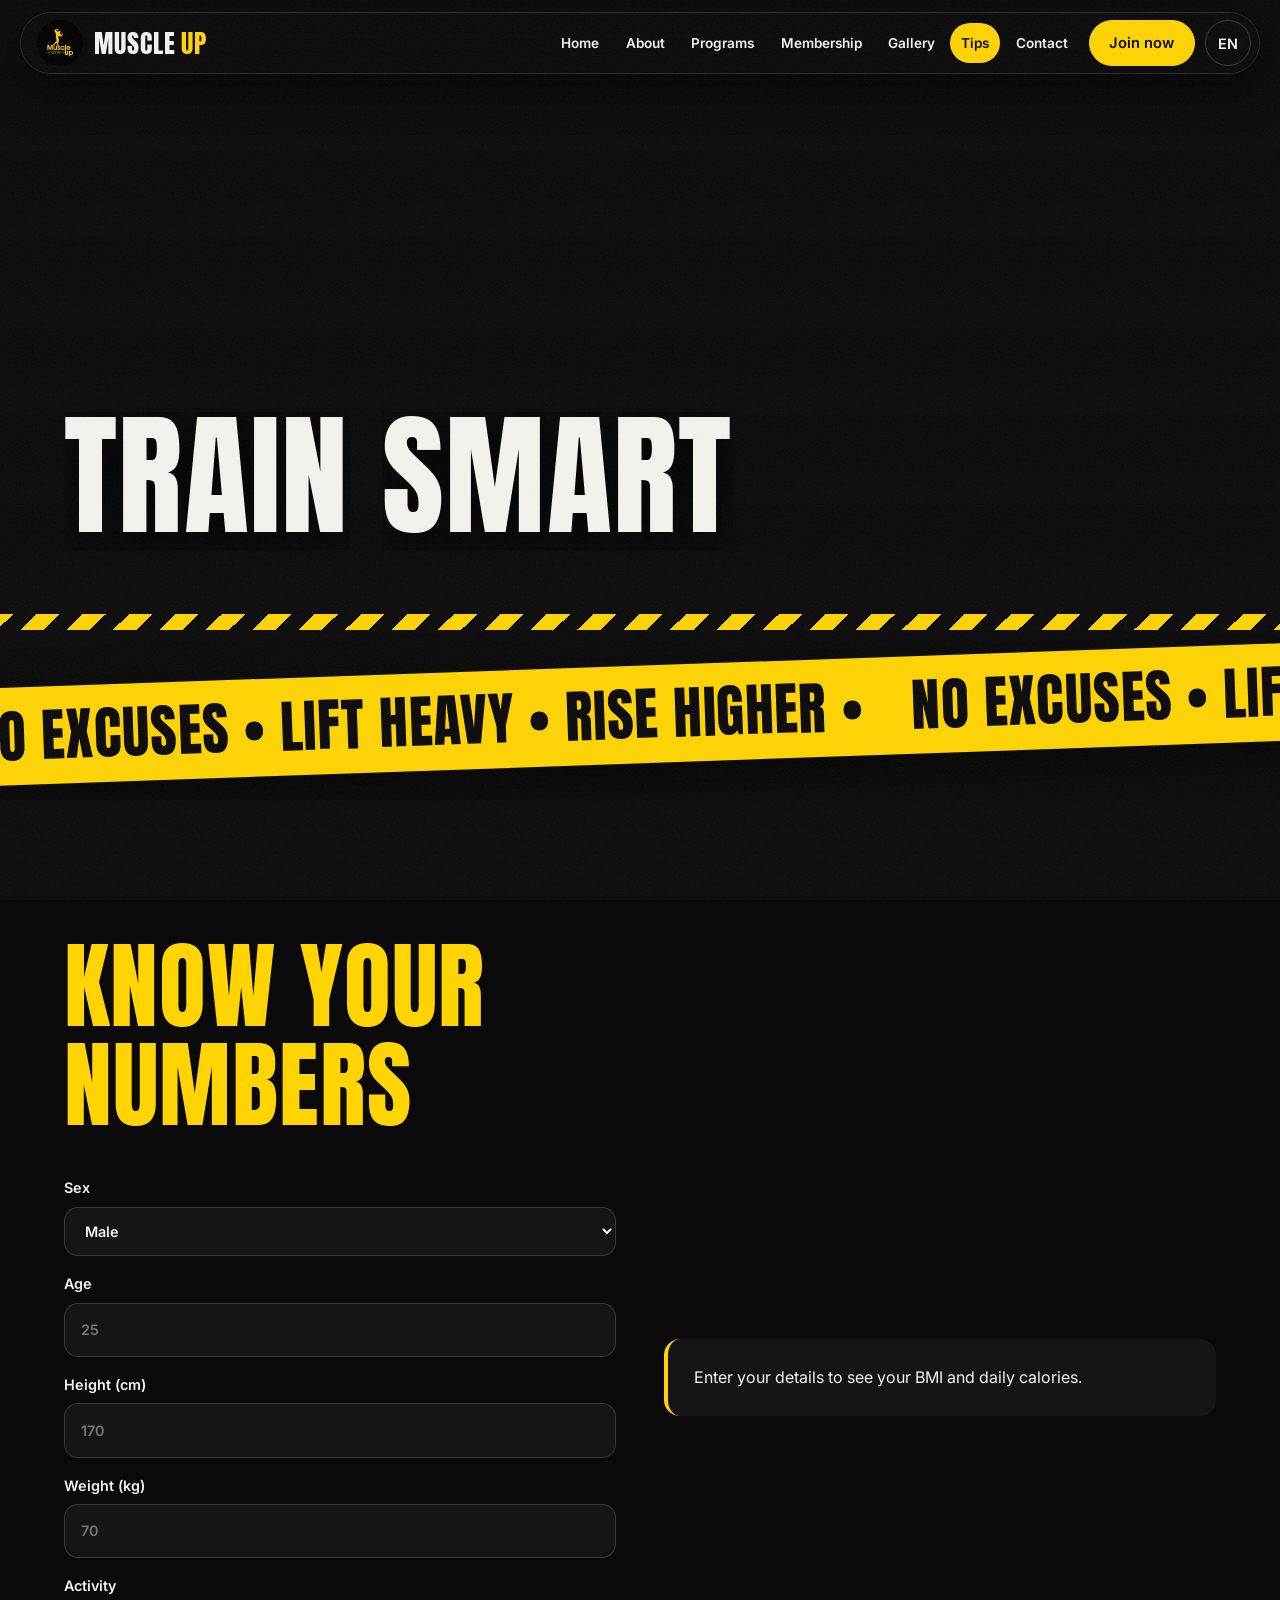
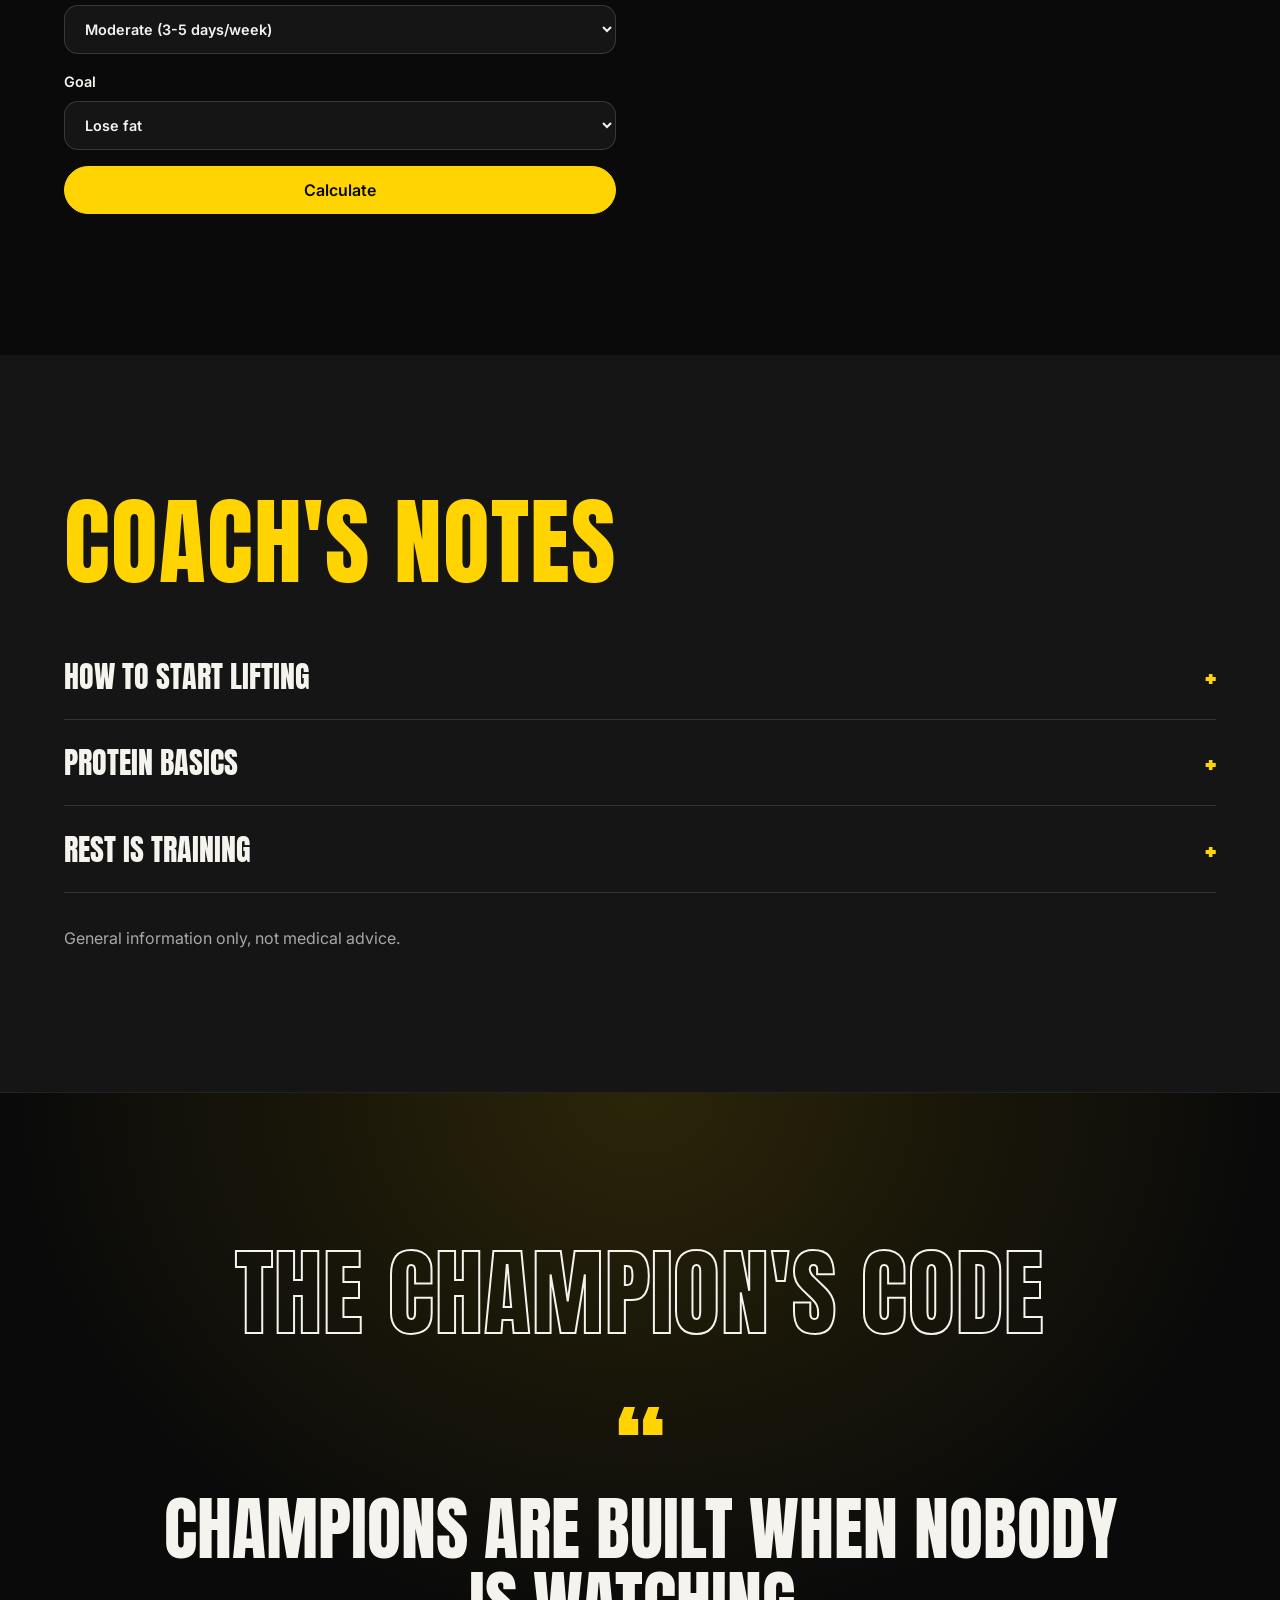
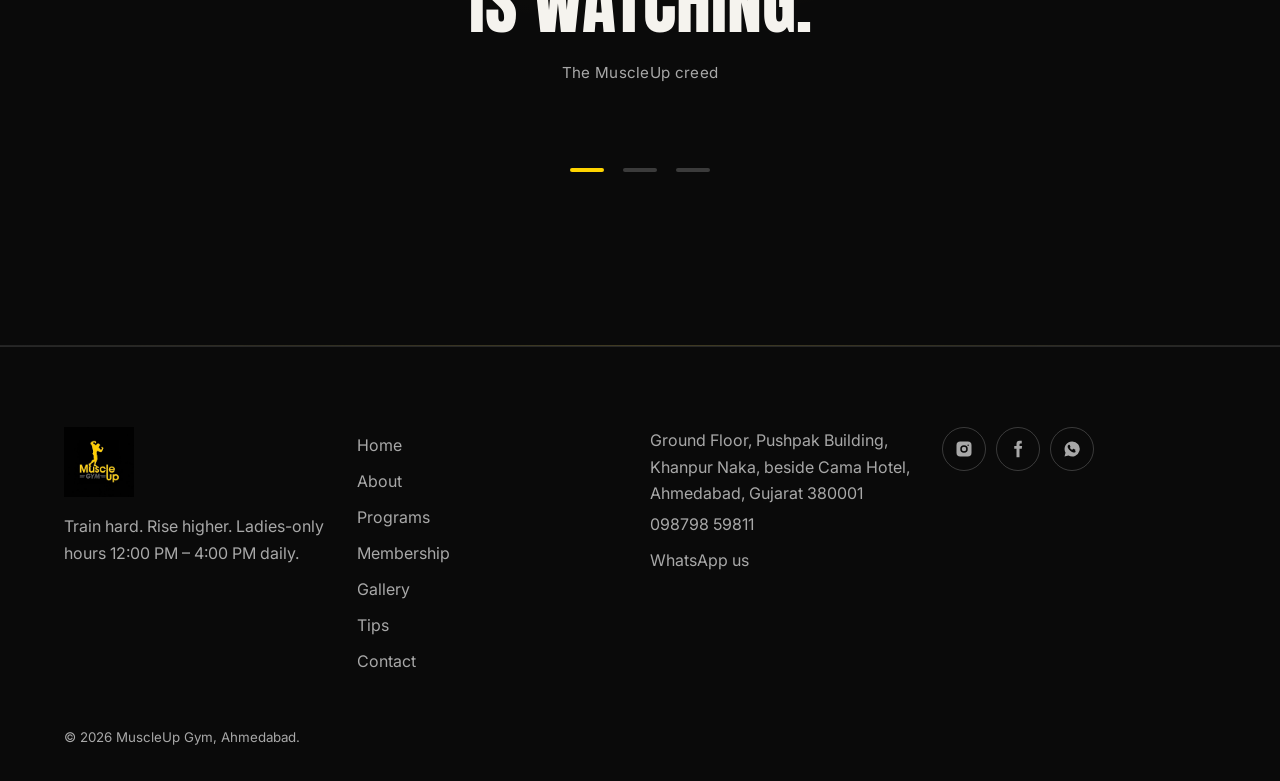
<file: tips.html>
<!DOCTYPE html><html lang="en"><head><meta charset="utf-8"><meta name="viewport" content="width=device-width,initial-scale=1"><title>Fitness Tips & Calculator | MuscleUp Gym Ahmedabad</title><meta name="description" content="Free BMI and calorie calculator plus beginner gym tips from MuscleUp Gym, Ahmedabad."><meta property="og:title" content="Fitness Tips & Calculator | MuscleUp Gym"><meta property="og:description" content="Free BMI and calorie calculator plus beginner gym tips from MuscleUp Gym, Ahmedabad."><meta property="og:image" content="logo.png"><meta name="theme-color" content="#0A0A0A"><link rel="icon" href="logo.png"><link rel="preconnect" href="https://fonts.googleapis.com"><link rel="preconnect" href="https://fonts.gstatic.com" crossorigin><link href="https://fonts.googleapis.com/css2?family=Anton&family=Inter:wght@400;600&display=swap" rel="stylesheet"><link rel="manifest" href="manifest.webmanifest"><link rel="apple-touch-icon" href="icon-192.png"><link rel="stylesheet" href="style.css"></head><body><main>
<section class="hero hero--sm"><div class="hero__bg" style="background-image:url(https://images.unsplash.com/photo-1581009146145-b5ef050c2e1e?auto=format&fit=crop&w=800&q=70)"></div><h1 data-split>Train smart</h1></section><div class="tapew" aria-hidden="true"><div class="mq"><div><span>No excuses • Lift heavy • Rise higher •&nbsp;</span><span>No excuses • Lift heavy • Rise higher •&nbsp;</span><span>No excuses • Lift heavy • Rise higher •&nbsp;</span><span>No excuses • Lift heavy • Rise higher •&nbsp;</span></div></div></div>
<section class="sec"><div class="two"><div><h2 data-split>Know your numbers</h2><form id="calc" novalidate style="margin-top:2rem"><label>Sex<select name="s"><option value="m">Male</option><option value="f">Female</option></select></label><label>Age<input name="a" type="number" inputmode="numeric" placeholder="25"></label><label>Height (cm)<input name="h" type="number" inputmode="decimal" placeholder="170"></label><label>Weight (kg)<input name="w" type="number" inputmode="decimal" placeholder="70"></label><label>Activity<select name="act"><option value="1.2">Mostly sitting</option><option value="1.375">Light (1-3 days/week)</option><option value="1.55" selected>Moderate (3-5 days/week)</option><option value="1.725">Hard (6-7 days/week)</option></select></label><label>Goal<select name="g"><option value="-400">Lose fat</option><option value="0">Maintain</option><option value="300">Build muscle</option></select></label><button class="btn btn--fill" type="submit">Calculate</button></form></div><div style="align-self:center"><div id="calcout" class="calc-out" aria-live="polite">Enter your details to see your BMI and daily calories.</div></div></div></section>
<section class="sec alt"><h2 data-split>Coach's notes</h2><div style="margin-top:2rem"><details data-r><summary>How to start lifting</summary><p>Start with 2 to 3 full-body sessions a week. Learn the squat, hinge, push, pull and carry with light weight, then add a little load each week.</p></details><details data-r><summary>Protein basics</summary><p>Spread protein across your meals and pair it with strength training. Needs vary by person, so ask a doctor or dietitian if you have a health condition.</p></details><details data-r><summary>Rest is training</summary><p>Muscle grows while you recover. Aim for 7 to 9 hours of sleep and at least one rest day a week.</p></details></div><p style="margin-top:2rem">General information only, not medical advice.</p></section><section class="creed" aria-label="The MuscleUp creed"><h2 class="out">The champion's code</h2><div class="qs"><blockquote>Champions are built when nobody is watching.<small>The MuscleUp creed</small></blockquote><blockquote>Stay humble in the win. Stay hungry after it.<small>The MuscleUp creed</small></blockquote><blockquote>The mat does not care how you feel. Show up anyway.<small>The MuscleUp creed</small></blockquote></div><div class="dots"></div></section>
</main><script src="script.js"></script></body></html>
</file>
<file: style.css>
/* MuscleUp Gym — tokens */
:root{--bg:#0A0A0A;--surf:#151515;--text:#F5F3EE;--mute:#A8A8A8;--acc:#FFD400;--coral:#FFAA00;--grad:linear-gradient(120deg,var(--acc),var(--coral));--ease:cubic-bezier(.2,.8,.2,1);--pad:clamp(1.2rem,5vw,5rem)}
*{box-sizing:border-box;margin:0;padding:0}
html{scrollbar-width:thin;scrollbar-color:var(--acc) var(--bg)}
body{background:var(--bg);color:var(--text);font:400 1rem/1.65 Inter,system-ui,sans-serif;overflow-x:hidden;-webkit-font-smoothing:antialiased}
img{max-width:100%;display:block}a{color:inherit;text-decoration:none}
h1,h2,h3{font-family:Anton,Impact,sans-serif;text-transform:uppercase;font-weight:400;line-height:.95;letter-spacing:.01em}
h1{font-size:clamp(3.2rem,13vw,11rem)}h2{font-size:clamp(2.3rem,7.5vw,6rem)}h3{font-size:clamp(1.4rem,2.4vw,2rem)}
p{color:var(--mute);max-width:60ch}
:focus-visible{outline:2px solid var(--coral);outline-offset:3px}
.sec{padding:clamp(4.5rem,11vw,10rem) var(--pad)}.alt{background:var(--surf)}
.grid{display:grid;gap:1.2rem;grid-template-columns:repeat(auto-fit,minmax(min(100%,260px),1fr));margin-top:3rem}
/* progress + cursor */
#bar{position:fixed;top:0;left:0;height:3px;width:100%;background:var(--grad);transform:scaleX(0);transform-origin:0;z-index:99}
.cur,.ring{position:fixed;top:0;left:0;pointer-events:none;z-index:98;border-radius:50%;display:none}
.cur{width:8px;height:8px;margin:-4px;background:var(--acc)}
.ring{width:38px;height:38px;margin:-19px;border:1px solid var(--text);transition:width .3s,height .3s,margin .3s,background .3s}
.fine .cur,.fine .ring{display:block}.ring.big{width:76px;height:76px;margin:-38px;background:#ffd40022}
/* preloader / wipe */
#pre{position:fixed;inset:0;background:var(--bg);z-index:100;display:grid;place-content:center;justify-items:center;gap:1.2rem;transition:transform .9s var(--ease)}
#pre img{width:90px;animation:pulse 1s infinite alternate}#pre b{font:400 clamp(3rem,10vw,6rem)/1 Anton;background:var(--grad);-webkit-background-clip:text;background-clip:text;color:transparent}
#pre.done{transform:translateY(-100%)}@keyframes pulse{to{transform:scale(1.12)}}
/* header */
.hdr{position:fixed;inset:0 0 auto;z-index:50;display:flex;justify-content:space-between;align-items:center;padding:.8rem var(--pad);background:#0A0E1Fb3;backdrop-filter:blur(16px);-webkit-backdrop-filter:blur(16px);transition:transform .5s var(--ease)}
.hdr.hide{transform:translateY(-100%)}.hdr img{height:46px}
.nav{display:flex;gap:2rem;align-items:center}.nav a{font-weight:600;font-size:.92rem;position:relative;padding:.6rem 0}
.nav a:not(.btn)::after{content:"";position:absolute;left:0;bottom:.2rem;width:100%;height:2px;background:var(--acc);transform:scaleX(0);transform-origin:right;transition:transform .4s var(--ease)}
.nav a:hover::after,.nav a.on::after{transform:scaleX(1);transform-origin:left}
.burger{display:none;width:48px;height:48px;background:none;border:0;cursor:pointer;position:relative;z-index:60}
.burger i{position:absolute;left:11px;width:26px;height:2px;background:var(--text);transition:transform .4s var(--ease)}
.burger i:first-child{top:19px}.burger i:last-child{top:28px}
.menu .burger i:first-child{transform:translateY(4.5px) rotate(45deg)}.menu .burger i:last-child{transform:translateY(-4.5px) rotate(-45deg)}
@media(max-width:1100px){.burger{display:block}
.nav{position:fixed;inset:0;background:var(--bg);flex-direction:column;justify-content:center;gap:1rem;clip-path:circle(0 at calc(100% - 40px) 40px);transition:clip-path .7s var(--ease);visibility:hidden}
.nav a:not(.btn){font:400 clamp(2.4rem,11vw,4rem)/1.1 Anton;text-transform:uppercase}
.menu .nav{clip-path:circle(150% at calc(100% - 40px) 40px);visibility:visible}}
/* buttons */
.btn{display:inline-flex;align-items:center;justify-content:center;min-height:48px;padding:.8rem 2rem;border-radius:99px;font-weight:600;border:1.5px solid var(--text);position:relative;overflow:hidden;isolation:isolate;transition:color .4s,transform .3s var(--ease);cursor:pointer;background:none;color:var(--text);font-family:inherit;font-size:1rem}
.btn::before{content:"";position:absolute;inset:0;background:var(--grad);transform:translateY(101%);transition:transform .5s var(--ease);z-index:-1}
.btn:hover::before{transform:none}.btn:hover{border-color:transparent}
.btn--fill{background:var(--acc);border-color:var(--acc)}.btn--fill::before{background:var(--text)}.btn--fill:hover{color:var(--bg)}
.row{display:flex;gap:1rem;flex-wrap:wrap;margin-top:2rem}
/* split + reveal */
.w{display:inline-block;overflow:hidden;vertical-align:top;padding-bottom:.08em}
.w>span{display:inline-block;transform:translateY(110%);transition:transform 1s var(--ease)}.go .w>span{transform:none}
[data-r]{opacity:0;transform:translateY(40px);transition:opacity .9s var(--ease),transform .9s var(--ease);transition-delay:calc(var(--i,0)*90ms)}
[data-r].in{opacity:1;transform:none}
.clip{clip-path:inset(0 0 100% 0);transition:clip-path 1.2s var(--ease)}.clip.in{clip-path:inset(0)}
/* hero */
.hero{min-height:100svh;display:flex;flex-direction:column;justify-content:flex-end;padding:9rem var(--pad) 4rem;position:relative;overflow:hidden}
.hero--sm{min-height:70svh}
.hero__bg{position:absolute;inset:-10% 0;background:var(--bg) center/cover;z-index:-2;will-change:transform}
.hero::after{content:"";position:absolute;inset:0;background:linear-gradient(180deg,#0A0A0A55,#0A0A0A 96%);z-index:-1}
.hero p{margin-top:1.6rem;font-size:1.15rem;color:var(--text)}
.badge{display:inline-block;padding:.45rem 1rem;border-radius:99px;background:var(--grad);color:#fff;font-weight:600;font-size:.85rem;margin-bottom:1.4rem}
.mq{overflow:hidden;border-block:1px solid #ffffff1f;padding:1.2rem 0;background:var(--acc);color:var(--bg)}
.mq div{display:flex;width:max-content;animation:mq 22s linear infinite}
.mq span{font:400 clamp(1.8rem,5vw,3.4rem)/1 Anton;padding-right:2rem;text-transform:uppercase}@keyframes mq{to{transform:translateX(-50%)}}
/* cards */
.card{background:var(--surf);border-radius:20px;padding:2rem;position:relative;overflow:hidden;border:1px solid #ffffff14}
.alt .card{background:var(--bg)}
.card::after{content:"";position:absolute;inset:0;background:radial-gradient(300px circle at var(--mx,50%) var(--my,50%),#ffd4002e,transparent 60%);opacity:0;transition:opacity .3s;pointer-events:none}
.card:hover::after{opacity:1}.card h3{margin-bottom:.8rem}
.card--hl{border-color:var(--acc);background:linear-gradient(160deg,#ffd40026,var(--surf))}
.price{font:400 2.8rem/1 Anton;margin:1rem 0}
.hs{display:flex;gap:1.2rem;overflow-x:auto;scroll-snap-type:x mandatory;margin:3rem calc(var(--pad)*-1) 0;padding:0 var(--pad) 1.5rem;scrollbar-width:none}
.hs .card{flex:0 0 min(80vw,340px);scroll-snap-align:start;min-height:320px;display:flex;flex-direction:column;justify-content:flex-end}
/* ladies */
.lady{display:grid;gap:2rem;align-items:center;grid-template-columns:1.2fr 1fr}
.lady big{font:400 clamp(4rem,14vw,11rem)/.9 Anton;background:var(--grad);-webkit-background-clip:text;background-clip:text;color:transparent;display:block}
@media(max-width:800px){.lady{grid-template-columns:1fr}}
/* stats */
.stat b{font:400 clamp(3rem,8vw,6rem)/1 Anton;display:block}.stat span{color:var(--mute)}
/* gallery */
.gal{display:flex;gap:.8rem;height:min(70vh,520px);margin-top:3rem}
.gal div{flex:1;background:var(--surf) center/cover;border-radius:20px;transition:flex .8s var(--ease);position:relative;overflow:hidden;cursor:pointer}
.gal div:hover{flex:4}@media(max-width:700px){.gal{flex-direction:column;height:auto}.gal div{min-height:90px}.gal div:hover{flex:1;min-height:240px}}
/* details / faq / programs */
details{border-bottom:1px solid #ffffff22;padding:1.3rem 0}summary{cursor:pointer;font:400 clamp(1.3rem,3vw,1.9rem)/1.2 Anton;text-transform:uppercase;list-style:none;display:flex;justify-content:space-between;gap:1rem;min-height:44px;align-items:center}
summary::-webkit-details-marker{display:none}summary::after{content:"+";color:var(--acc);font-size:2rem;transition:transform .4s var(--ease)}
details[open] summary::after{transform:rotate(45deg)}details p{padding-top:1rem}
table{width:100%;border-collapse:collapse;margin-top:2rem;min-width:520px}th,td{padding:1rem;text-align:left;border-bottom:1px solid #ffffff1f}th{font:400 1.2rem Anton;text-transform:uppercase}
.tw{overflow-x:auto}
/* timeline */
.tl{border-left:2px solid var(--acc);margin-top:3rem;display:grid;gap:2.5rem;padding-left:2rem}.tl h3{color:var(--coral)}
/* form */
form{display:grid;gap:1rem}label{display:grid;gap:.4rem;font-weight:600;font-size:.9rem}
input,select,textarea{background:var(--surf);border:1.5px solid #ffffff26;border-radius:14px;padding:.9rem 1rem;color:var(--text);font:inherit;min-height:48px;width:100%}
input:focus,select:focus,textarea:focus{border-color:var(--acc);outline:0}.bad{border-color:var(--acc)!important}
.err{color:var(--coral);font-size:.82rem;min-height:1em}
.ok{display:none;text-align:center;padding:3rem 1rem}.ok svg{width:90px;stroke:var(--acc);fill:none;stroke-width:4;stroke-dasharray:150;stroke-dashoffset:150}
.sent .ok{display:block}.sent form{display:none}.sent .ok svg{animation:dr 1s .1s forwards}@keyframes dr{to{stroke-dashoffset:0}}
.two{display:grid;gap:3rem;grid-template-columns:1fr 1fr}@media(max-width:900px){.two{grid-template-columns:1fr}}
iframe{width:100%;height:380px;border:0;border-radius:20px;filter:grayscale(.4) invert(.9) hue-rotate(180deg)}
.ban{background:var(--grad);color:#fff;padding:1.4rem var(--pad);text-align:center;font:400 clamp(1.3rem,3.5vw,2.2rem)/1.2 Anton;text-transform:uppercase}
/* footer */
.ftr{padding:5rem var(--pad) 2rem;border-top:1px solid #ffffff1f}.ftr .grid{margin-top:0}.ftr img{height:70px;margin-bottom:1rem}
.ftr a{display:block;color:var(--mute);padding:.3rem 0;transition:color .3s}.ftr a:hover{color:var(--acc)}
.ftr small{display:block;margin-top:3rem;color:var(--mute)}
.soc{display:flex;gap:.6rem}.soc a{width:44px;height:44px;border:1px solid #ffffff33;border-radius:50%;display:grid;place-items:center}.soc svg{width:18px;fill:currentColor}
#top,.call{position:fixed;z-index:40;border:0;cursor:pointer;display:grid;place-items:center;font-weight:600}
#top{right:1rem;bottom:1rem;width:48px;height:48px;border-radius:50%;background:var(--acc);color:#fff;opacity:0;pointer-events:none;transition:opacity .3s}#top.show{opacity:1;pointer-events:auto}
.call{display:none;left:1rem;bottom:1rem;height:48px;padding:0 1.4rem;border-radius:99px;background:var(--text);color:var(--bg)}
@media(max-width:700px){.call{display:grid}}
@media(prefers-reduced-motion:reduce){*,*::before,*::after{animation:none!important;transition-duration:.01ms!important}[data-r],.clip{opacity:1;transform:none;clip-path:none}.w>span{transform:none}}

/* ===== v2: yellow/black gym identity ===== */
h2{color:var(--acc)}.stat b{color:var(--acc)}
.btn:hover{color:#0A0A0A}.btn--fill{color:#0A0A0A}.badge,.ban,#top{color:#0A0A0A}
.card{border-top:3px solid var(--acc)}.card--hl{box-shadow:0 0 60px #ffd40022}
.out{-webkit-text-stroke:2px var(--text);color:transparent}
.hero h1{text-shadow:0 8px 40px #000}.hero h1 .w:nth-of-type(n+3)>span{color:var(--acc)}
.hero--sm{border-bottom:16px solid;border-image:repeating-linear-gradient(-45deg,var(--acc) 0 16px,#0A0A0A 16px 32px) 16}
.tapew{overflow:hidden;padding:2.4rem 0}.tapew .mq{transform:rotate(-2deg) scale(1.05);box-shadow:0 10px 40px #000a;border:0}
.mq span{letter-spacing:.02em}
.sec h2{margin-bottom:.4em}
/* floating pill navbar (blur lives on ::before so the mobile menu can stay fixed) */
.hdr{inset:12px 12px auto;max-width:1240px;margin:0 auto;padding:.45rem .5rem .45rem 1rem;border-radius:99px;border:1px solid #ffffff22;background:none;backdrop-filter:none;-webkit-backdrop-filter:none;box-shadow:0 12px 40px #000a}
.hdr::before{content:"";position:absolute;inset:0;border-radius:inherit;background:#0a0a0acc;backdrop-filter:blur(18px) saturate(1.4);-webkit-backdrop-filter:blur(18px) saturate(1.4);z-index:-1}
.hdr.hide{transform:translateY(-140%)}body.menu .hdr{transform:none!important}
.hdr img{height:46px;width:46px;object-fit:cover;border-radius:50%}
.nav{gap:.25rem}
.nav a:not(.btn):not(.tel){padding:.65rem 1.15rem;border-radius:99px;transition:background .3s,color .3s}
.nav a:not(.btn):not(.tel)::after{display:none}
.nav a:not(.btn):not(.tel):hover{background:#ffffff1a}
.nav a.on{background:var(--acc);color:#0A0A0A}
.nav a.btn{padding:.7rem 1.7rem;min-height:46px;margin-left:.4rem;white-space:nowrap;line-height:1}
.tel{font-weight:600;color:var(--acc);margin-left:1.1rem;white-space:nowrap}
@media(max-width:1100px){.tel{display:none}}
.burger{border-radius:50%;background:#ffffff14}.burger i{left:13px}
@media(max-width:1100px){
 .nav{padding:6rem 1.5rem 2rem;gap:.4rem;background:var(--bg) radial-gradient(circle at 80% 10%,#ffd40022,transparent 50%)}
 .nav a:not(.btn):not(.tel){font:400 clamp(2.4rem,11vw,4rem)/1.1 Anton;padding:.25rem 1rem}
 .nav a.on{background:none;color:var(--acc)}
 .nav a.btn{margin:1.4rem 0 0;font-size:1.1rem;padding:.9rem 2.4rem}
 .nav .tel{display:block;margin:.6rem 0 0;font-size:1.2rem}}
@media(max-width:480px){.hero{padding-top:7rem}.hero .row .btn{flex:1 1 100%}.row .btn{min-height:50px}}
@media(min-width:1600px){.sec{padding-inline:max(var(--pad),8vw)}}

/* ===== v3: brand name, champion hero, creed, no pointer effects ===== */
.cur,.ring{display:none!important}.card::after{display:none}
body::after{content:"";position:fixed;inset:0;pointer-events:none;z-index:97;opacity:.07;background:url("data:image/svg+xml,%3Csvg xmlns='http://www.w3.org/2000/svg' width='160' height='160'%3E%3Cfilter id='n'%3E%3CfeTurbulence type='fractalNoise' baseFrequency='.9' numOctaves='2'/%3E%3C/filter%3E%3Crect width='100%25' height='100%25' filter='url(%23n)'/%3E%3C/svg%3E")}
.brand{display:flex;align-items:center;gap:.7rem;position:relative}
.brand__name{display:flex;align-items:baseline;gap:.3rem;font:400 clamp(1.2rem,3.4vw,1.65rem)/1 Anton,sans-serif;text-transform:uppercase;letter-spacing:.04em;overflow:hidden;padding:.14em 0}
.brand__name span{display:inline-block;transform:translateY(135%);transition:transform .9s var(--ease)}
.ready .brand__name span{transform:none}.ready .brand__name span:nth-child(2){transition-delay:.12s}.ready .brand__name span:nth-child(3){transition-delay:.24s}
.brand__name .up{background:linear-gradient(100deg,var(--acc) 35%,#fff 50%,var(--acc) 65%) 0 0/250% 100%;-webkit-background-clip:text;background-clip:text;color:transparent;animation:shine 3.6s 1.4s linear infinite}
@keyframes shine{to{background-position:-250% 0}}
.brand__name .gym{font-size:.5em;letter-spacing:.32em;color:var(--mute);align-self:center}
@media(max-width:1280px){.tel{display:none}}
@media(min-width:1101px) and (max-width:1280px){.nav a:not(.btn):not(.tel){padding:.55rem .7rem;font-size:.85rem}.nav a.btn{padding:.65rem 1.2rem}.brand__name .gym{display:none}}
@media(max-width:1100px){.brand{z-index:61}}
.hero--fight{display:grid;grid-template-columns:1.15fr .85fr;gap:3rem;align-items:end;padding-top:8rem}
.hero--fight h1{font-size:clamp(3rem,9vw,8.5rem)}
.fighter{position:relative;width:100%;max-width:520px;aspect-ratio:4/5;max-height:76svh;justify-self:end}
.fighter i,.fighter::before,.fighter::after{position:absolute;clip-path:polygon(14% 0,100% 0,100% 100%,0 100%)}
.fighter i{inset:0;background:var(--surf) center/cover}
.fighter::before{content:"";inset:14px -14px -14px 14px;background:var(--grad)}
.fighter::after{content:"";inset:0;background:linear-gradient(180deg,transparent 50%,#000d)}
.fighter b{position:absolute;left:1.6rem;bottom:1.5rem;z-index:2;font:400 clamp(1.3rem,3vw,2rem)/1.1 Anton,sans-serif;text-transform:uppercase}
@media(max-width:900px){.hero--fight{grid-template-columns:1fr;gap:3rem;padding-top:7rem}.fighter{justify-self:center;max-width:420px;aspect-ratio:1/1.1;margin-right:14px}}
.creed{padding:clamp(5rem,12vw,10rem) var(--pad);text-align:center;background:radial-gradient(70% 90% at 50% 0,#ffd40022,transparent 70%),var(--bg);border-block:1px solid #ffffff1a}
.creed .qs{display:grid;max-width:1000px;margin:3rem auto 0;min-height:clamp(250px,40vw,330px)}
.creed blockquote{grid-area:1/1;align-self:center;font:400 clamp(1.9rem,6vw,4.4rem)/1.05 Anton,sans-serif;text-transform:uppercase;opacity:0;transform:translateY(24px);transition:opacity .8s var(--ease),transform .8s var(--ease);pointer-events:none}
.creed blockquote.on{opacity:1;transform:none;pointer-events:auto}
.creed blockquote::before{content:"“";display:block;color:var(--acc);font-size:1.5em;line-height:.7}
.creed small{display:block;margin-top:1.4rem;font:400 .95rem/1.4 Inter,sans-serif;color:var(--mute);text-transform:none;letter-spacing:.02em}
.dots{display:flex;gap:.3rem;justify-content:center;margin-top:2rem}.dots button{width:48px;height:44px;background:none;border:0;cursor:pointer;display:grid;place-items:center}
.dots button::before{content:"";width:34px;height:4px;border-radius:4px;background:#ffffff33;transition:background .3s}.dots button.on::before{background:var(--acc)}

/* ===== v4 fixes ===== */
[id]{scroll-margin-top:110px}body.menu{overflow:hidden}
@media(max-width:700px){.ftr{padding-bottom:6rem}}
.two{grid-template-columns:repeat(2,minmax(0,1fr))}.two>*,.lady>*{min-width:0}
@media(max-width:900px){.two{grid-template-columns:minmax(0,1fr)}}

/* ===== v5: language, offer bar, gallery, slider, calculator ===== */
.lang{min-width:46px;height:46px;border-radius:99px;border:1px solid #ffffff33;background:none;color:var(--text);font:600 .9rem Inter,sans-serif;cursor:pointer;margin-left:.4rem}.lang:hover{border-color:var(--acc);color:var(--acc)}
@media(max-width:1100px){.nav .lang{margin:1rem 0 0;padding:0 1.6rem}}
.offer{position:fixed;inset:0 0 auto;z-index:49;min-height:40px;display:flex;align-items:center;justify-content:center;background:var(--grad);color:#0A0A0A;font-weight:600;font-size:.9rem;padding:.4rem 3.2rem;text-align:center}
.offer a{text-decoration:underline;margin-left:.6rem}.offer button{position:absolute;right:0;top:0;width:48px;height:100%;background:none;border:0;font-size:1.5rem;cursor:pointer}.has-offer .hdr{top:52px}
.hero__bg video{width:100%;height:100%;object-fit:cover}
.gg{display:grid;gap:.8rem;grid-template-columns:repeat(auto-fill,minmax(min(100%,280px),1fr));margin-top:3rem}
.gi{border:0;padding:0;background:var(--surf);border-radius:16px;overflow:hidden;aspect-ratio:4/3;cursor:zoom-in}.gi img{width:100%;height:100%;object-fit:cover}
.lb{position:fixed;inset:0;z-index:120;background:#000e;display:grid;place-items:center;padding:1rem}.lb img{max-height:86svh;max-width:100%;border-radius:12px}
.lb button{position:absolute;width:52px;height:52px;border-radius:50%;border:0;background:var(--acc);color:#0A0A0A;font-size:1.6rem;cursor:pointer}.lb .x{top:1rem;right:1rem}.lb .pv{left:1rem}.lb .nx{right:1rem}
.ba{position:relative;aspect-ratio:4/3;overflow:hidden;border-radius:20px;--p:50%;max-width:760px;margin:3rem auto 0;user-select:none}
.ba>div{position:absolute;inset:0;background:var(--surf) center/cover}.ba .b{filter:grayscale(1) brightness(.7)}.ba .a{clip-path:inset(0 0 0 var(--p))}
.ba::after{content:"";position:absolute;top:0;bottom:0;left:var(--p);width:3px;background:var(--acc);pointer-events:none}
.ba input{position:absolute;inset:0;width:100%;height:100%;opacity:0;cursor:ew-resize;margin:0;padding:0}.ba:focus-within{outline:2px solid var(--coral)}
.ba span{position:absolute;bottom:1rem;z-index:2;font:400 1rem Anton,sans-serif;background:#000a;padding:.3rem .9rem;border-radius:99px;text-transform:uppercase}
.calc-out{padding:1.6rem;border-radius:16px;background:var(--surf);border-left:4px solid var(--acc);color:var(--text)}.calc-out b{color:var(--acc);font:400 2rem Anton,sans-serif}
td.hl,th.hl{color:var(--acc);font-weight:600}
.hero--sm h1{font-size:clamp(2.4rem,10.5vw,9rem)}.hero h1{overflow-wrap:anywhere}
h2{font-size:clamp(2rem,7.5vw,6rem)}
</file>
